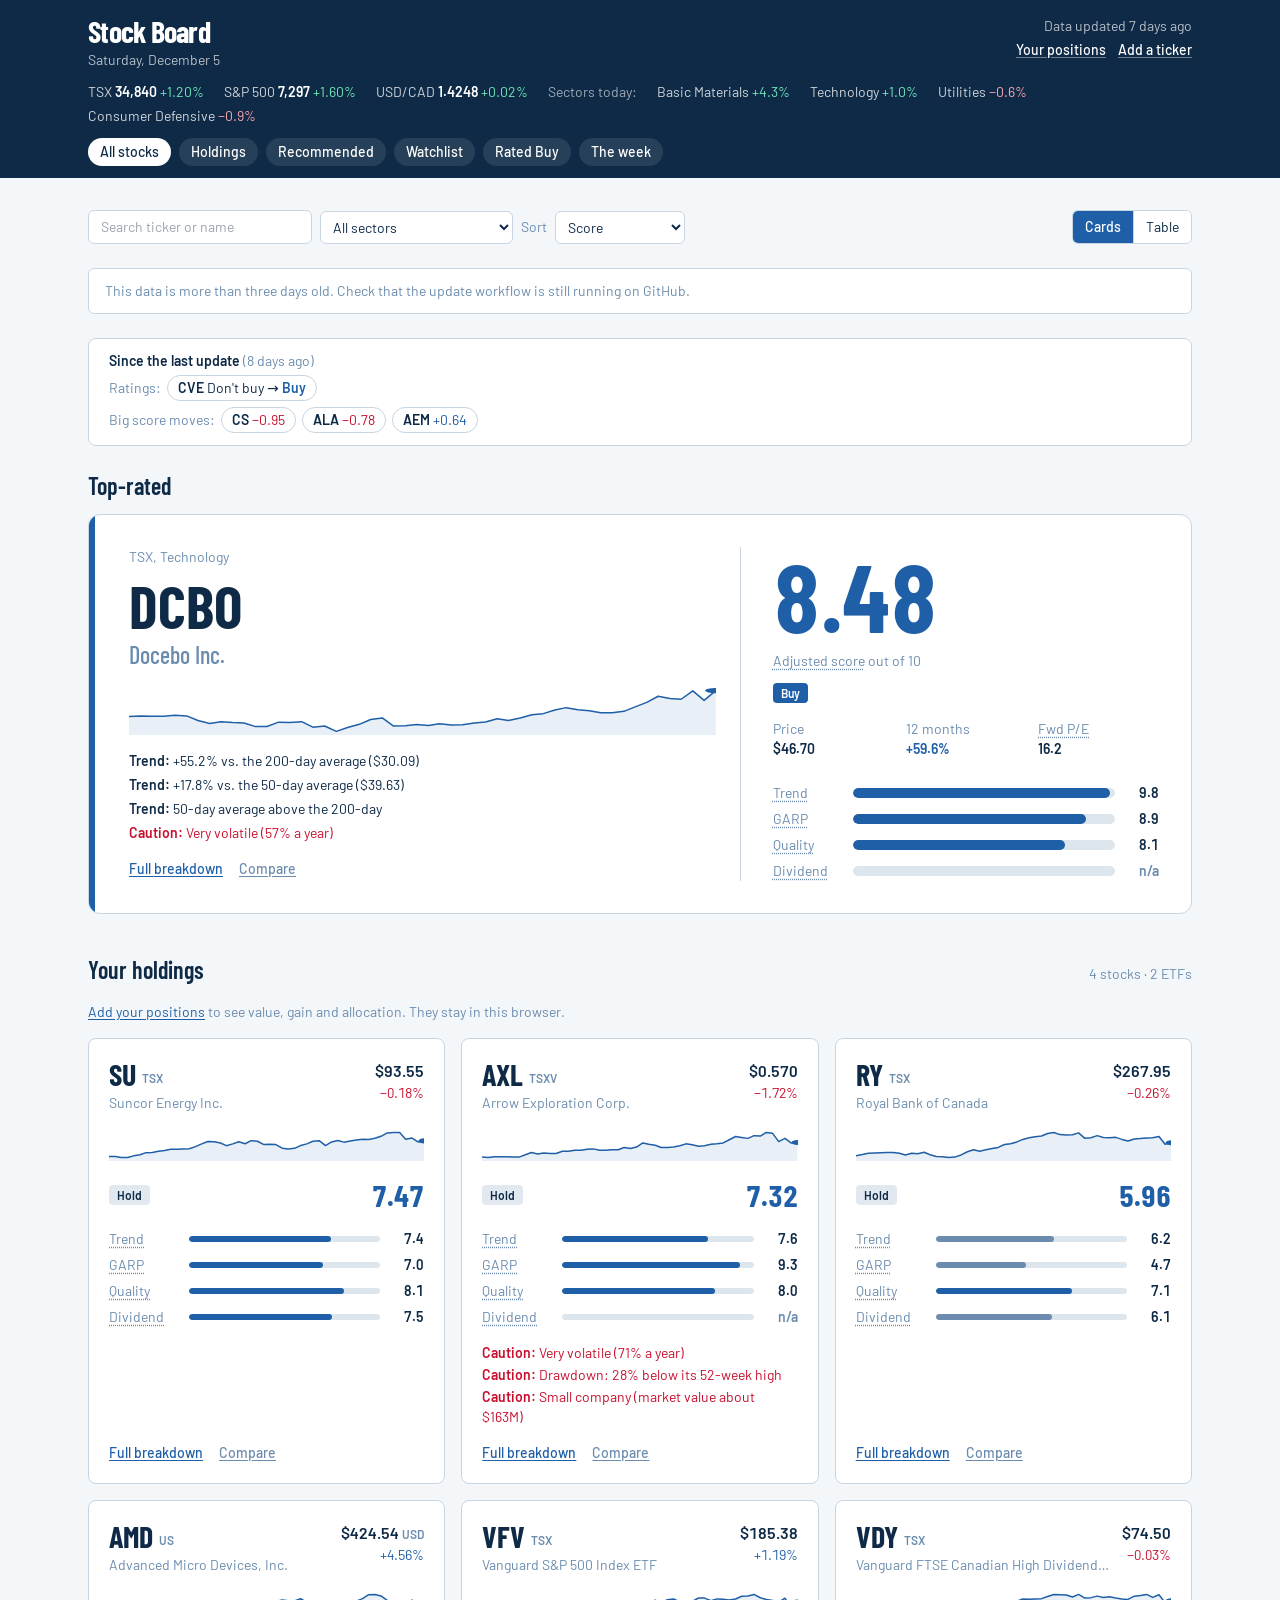
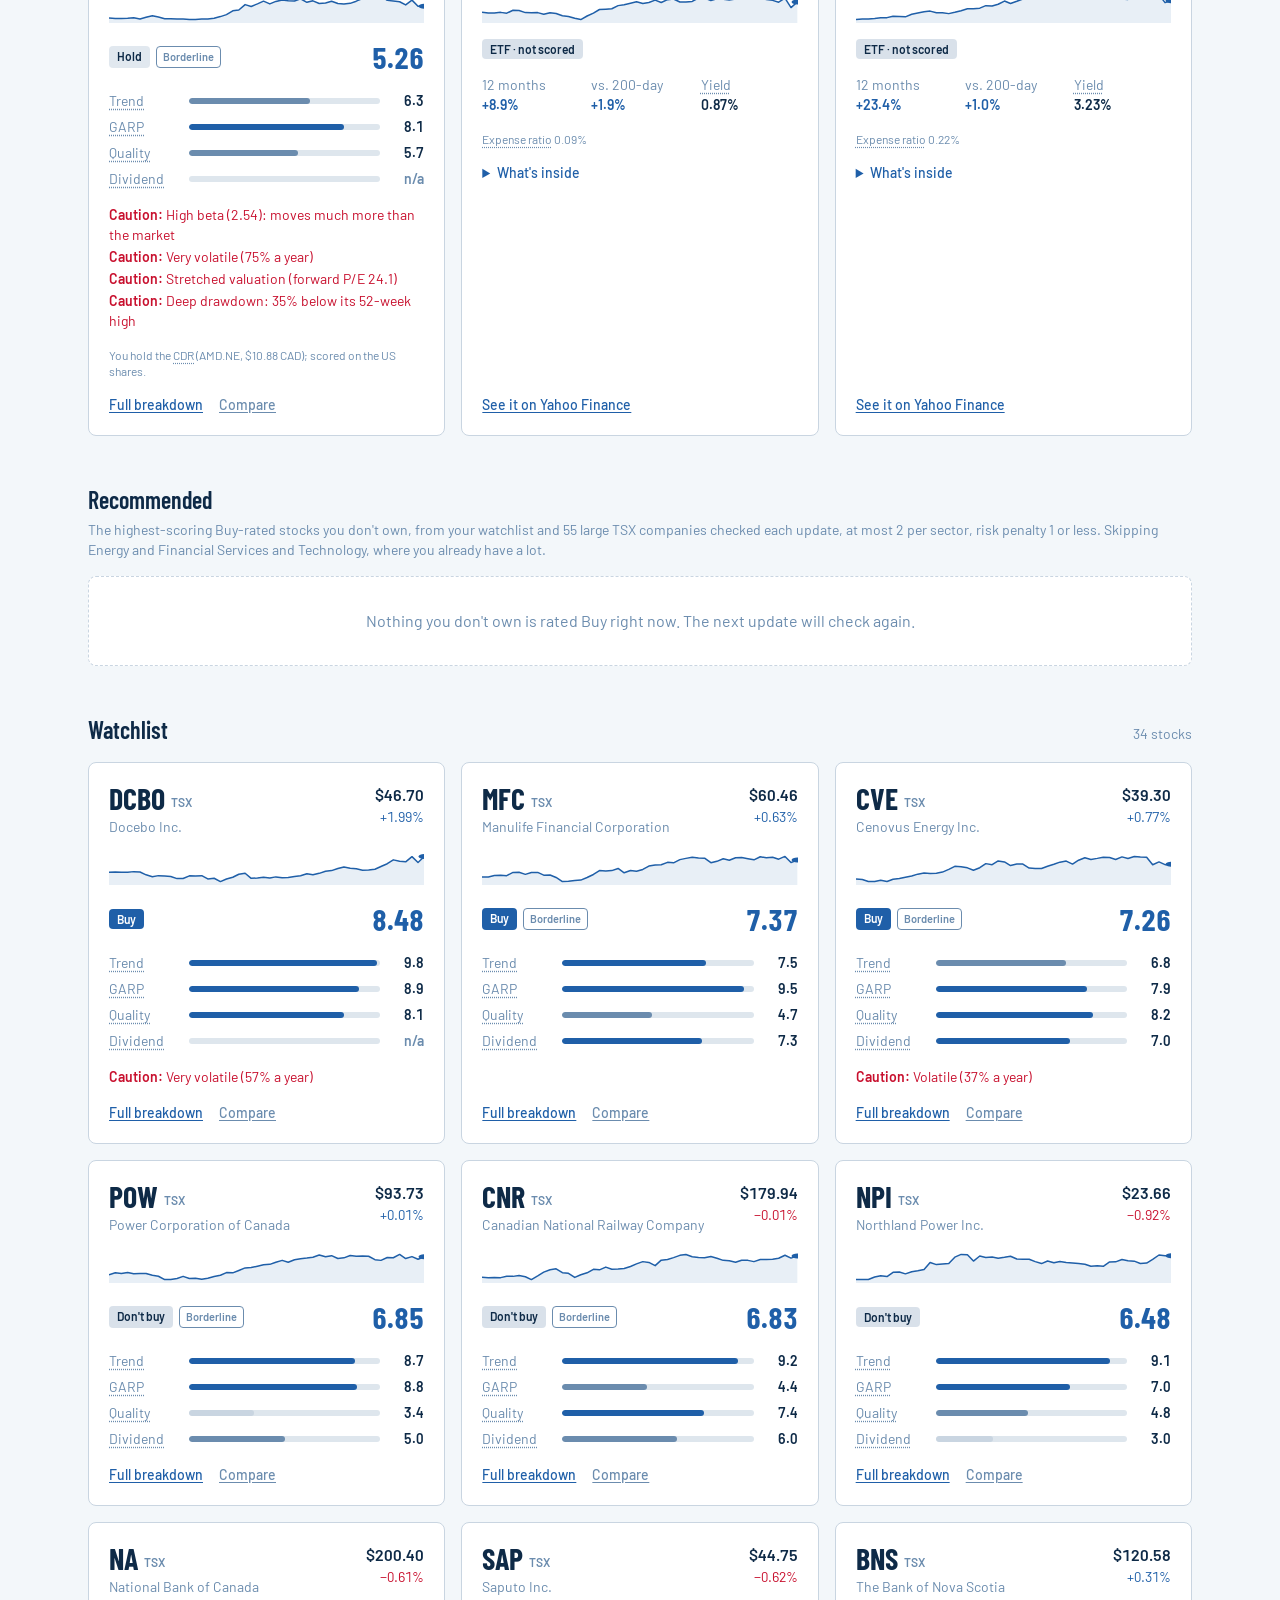
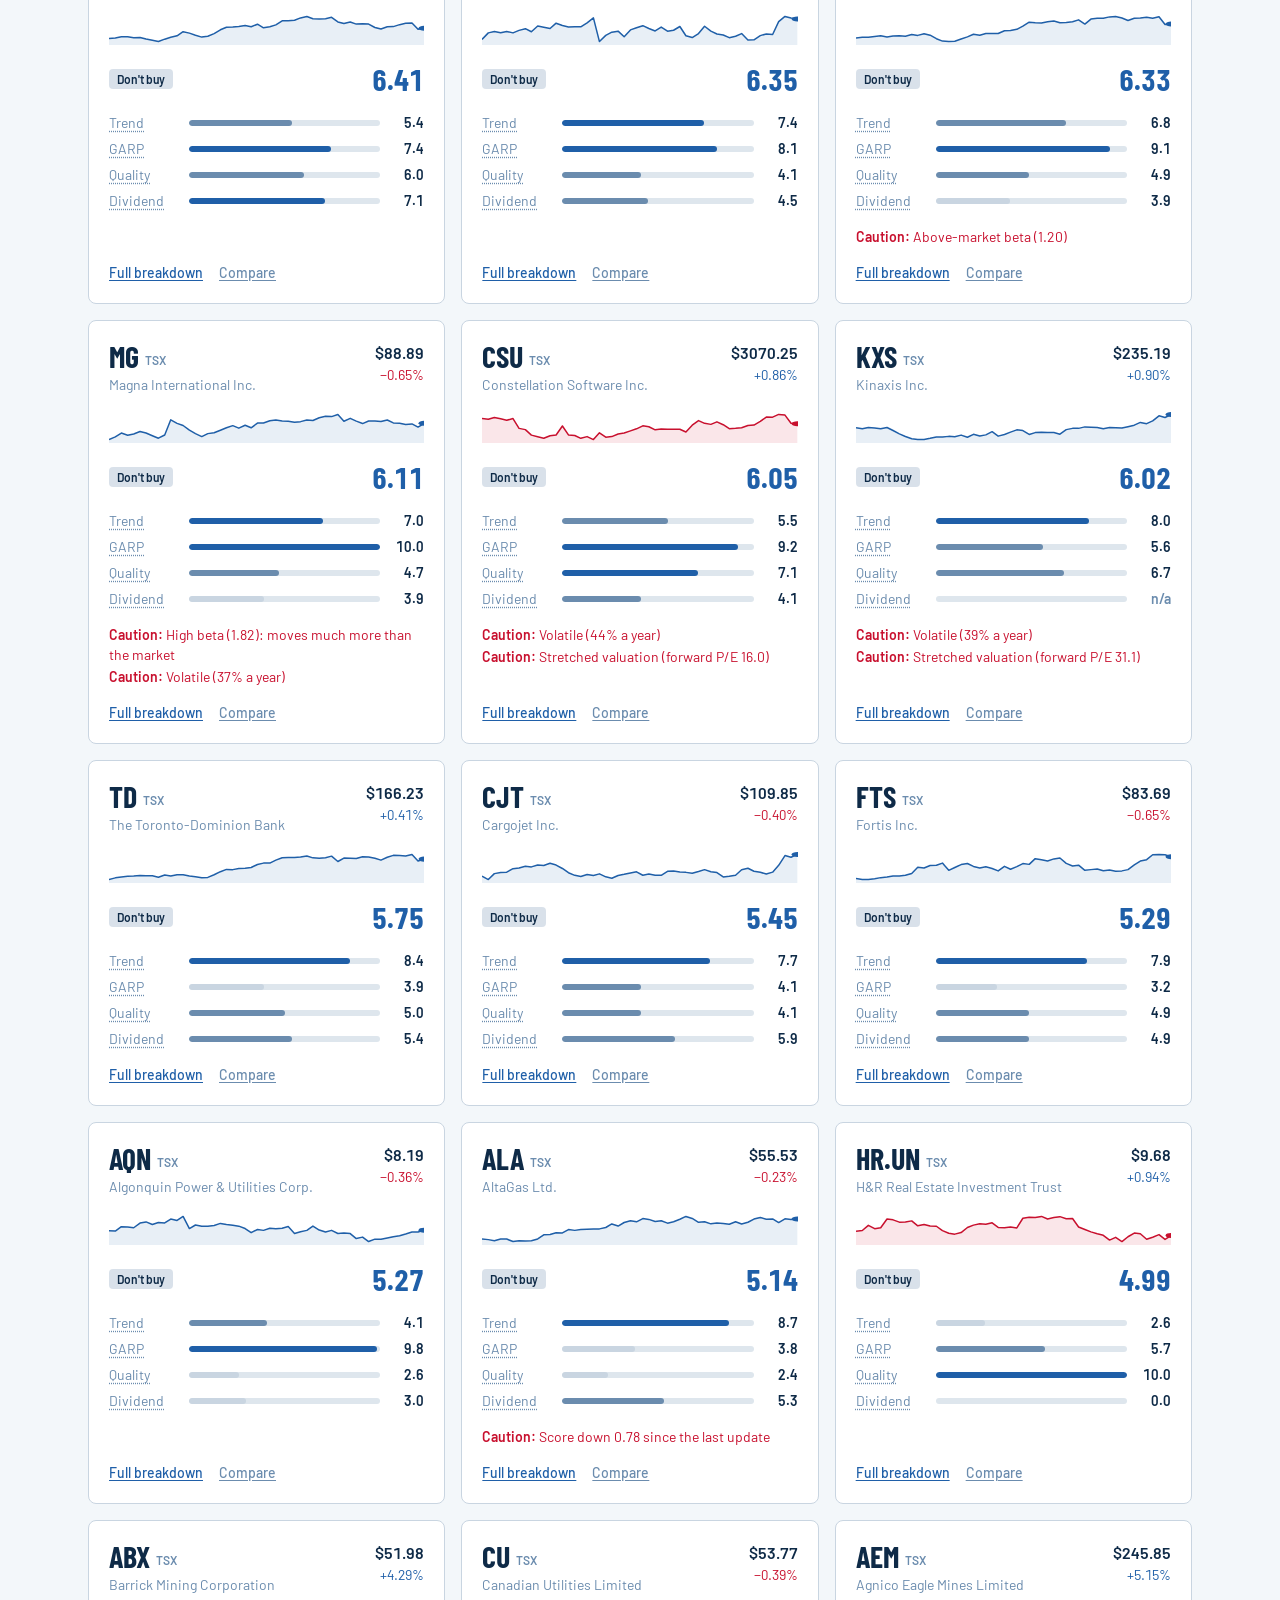
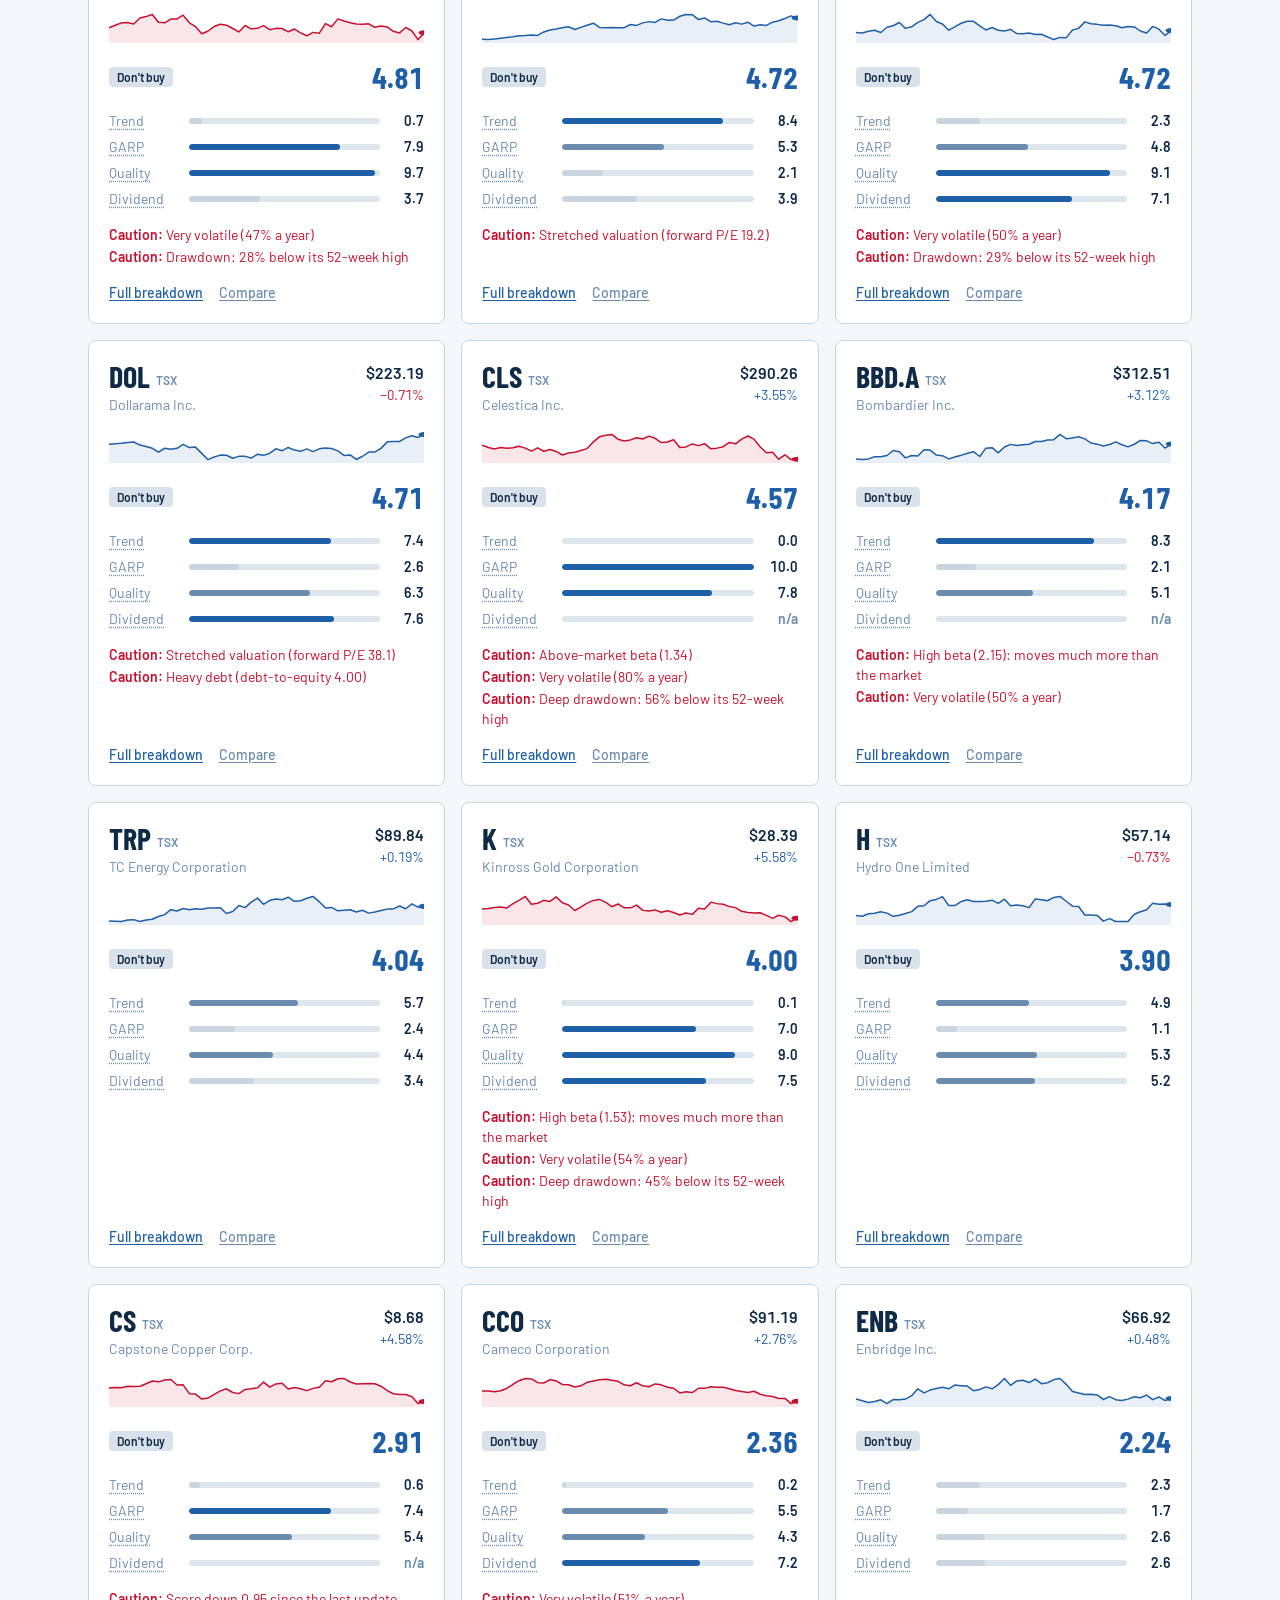
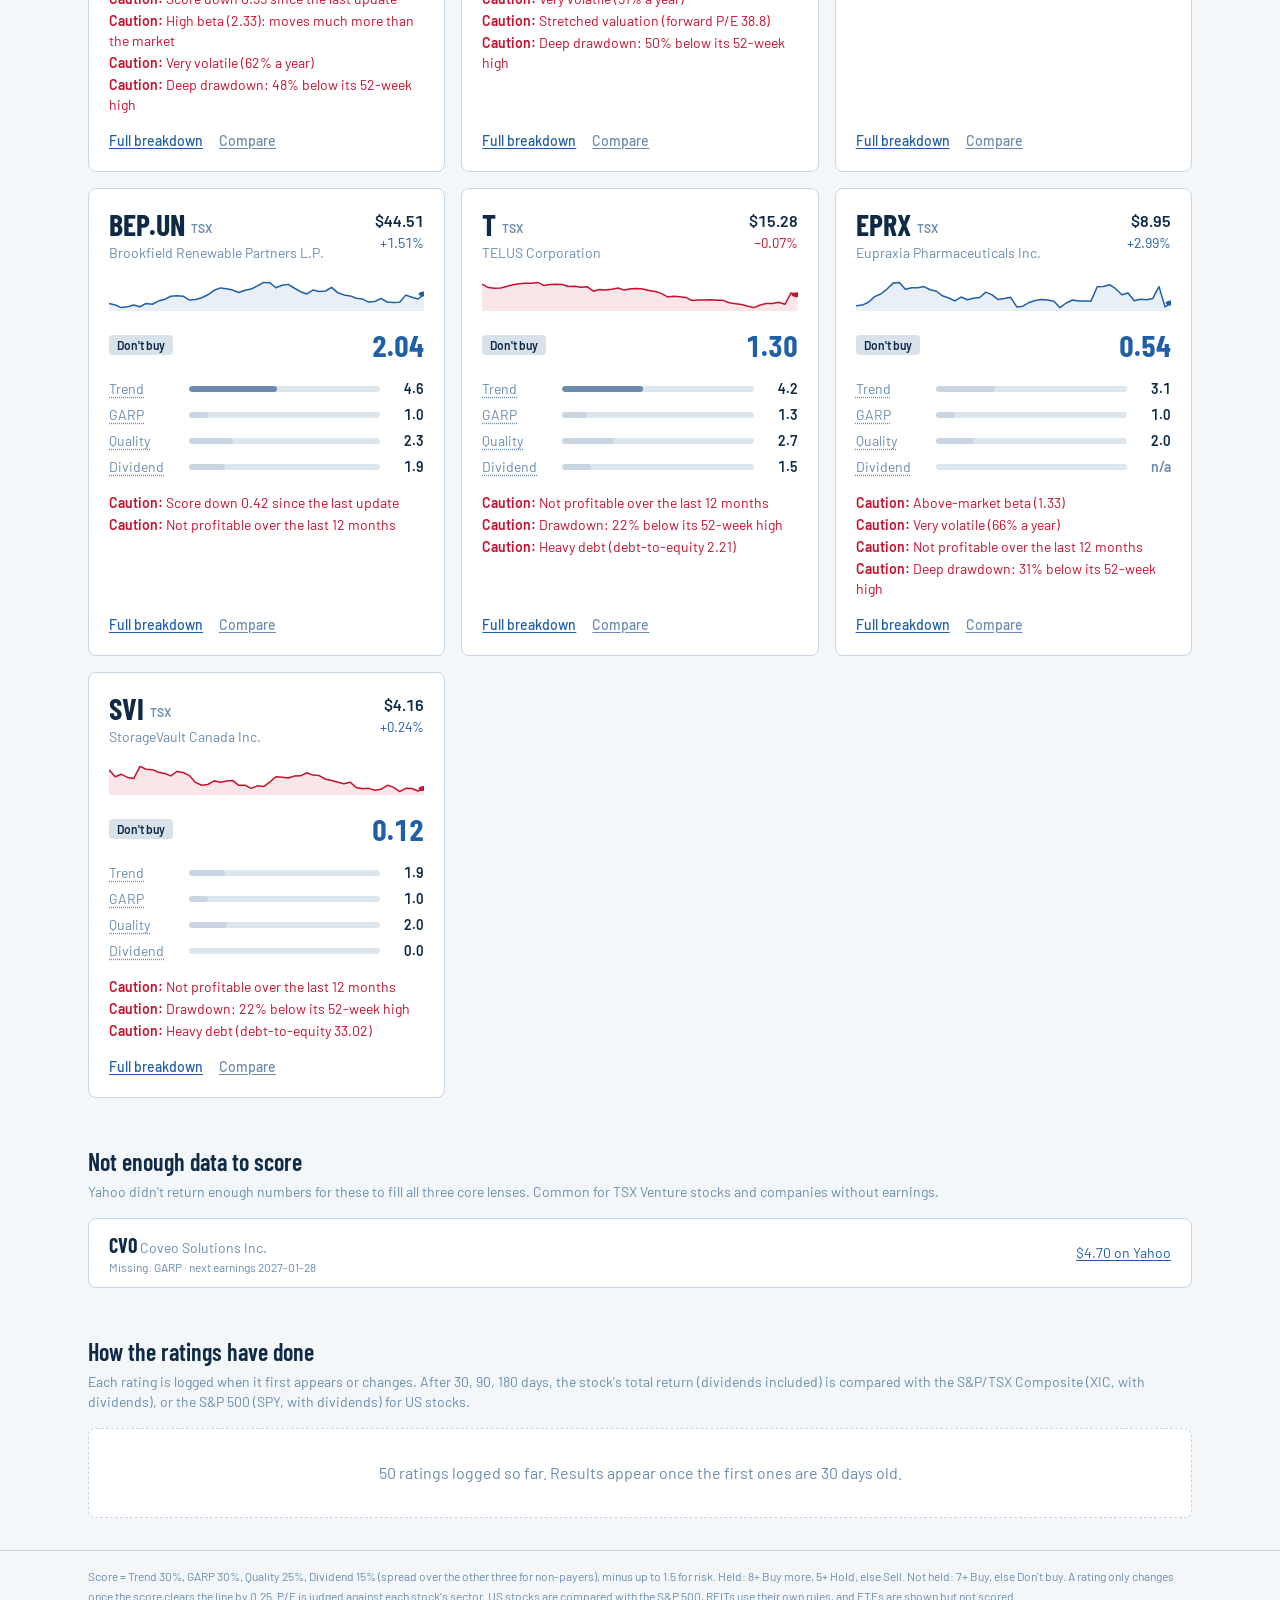
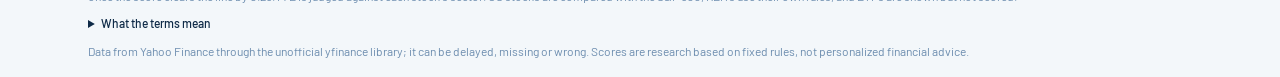
<file: stock-board/docs/index.html>
<!doctype html>
<html lang="en">
<head>
  <meta charset="utf-8">
  <meta name="viewport" content="width=device-width, initial-scale=1">
  <meta name="robots" content="noindex">
  <meta name="theme-color" content="#0E2A47" media="(prefers-color-scheme: light)">
  <meta name="theme-color" content="#071220" media="(prefers-color-scheme: dark)">
  <title>Stock Board</title>
  <link rel="icon" href="data:image/svg+xml,<svg xmlns='http://www.w3.org/2000/svg' viewBox='0 0 32 32'><rect width='32' height='32' rx='7' fill='%230E2A47'/><polyline points='5,23 12,16 17,19 27,8' fill='none' stroke='%231F5FA8' stroke-width='3' stroke-linecap='round' stroke-linejoin='round'/><circle cx='27' cy='8' r='2.5' fill='%236B8CAE'/></svg>">
  <link rel="preconnect" href="https://fonts.googleapis.com">
  <link rel="preconnect" href="https://fonts.gstatic.com" crossorigin>
  <link href="https://fonts.googleapis.com/css2?family=Barlow:wght@400;500;600&family=Barlow+Condensed:wght@500;600;700&display=swap" rel="stylesheet">
  <link rel="stylesheet" href="styles.css">
</head>
<body class="bg-paper text-ink font-sans antialiased min-h-screen flex flex-col">

  <header class="bg-head text-white">
    <div class="max-w-6xl mx-auto px-4 sm:px-6 pt-4 pb-3 flex items-start justify-between gap-4">
      <div>
        <h1 class="font-cond font-bold text-3xl leading-none tracking-tight">Stock Board</h1>
        <p id="today" class="text-sm text-white/70 mt-1"></p>
      </div>
      <div class="text-right text-sm">
        <p id="updated" class="text-white/70"></p>
        <div class="mt-1 flex flex-wrap justify-end gap-x-3 gap-y-1">
          <button type="button" data-action="positions" class="font-medium underline underline-offset-2 decoration-white/40 hover:decoration-white">Your positions</button>
          <button type="button" data-action="add" class="font-medium underline underline-offset-2 decoration-white/40 hover:decoration-white">Add a ticker</button>
          <a id="run-link" href="#" target="_blank" rel="noopener"
             class="hidden font-medium underline underline-offset-2 decoration-white/40 hover:decoration-white">Run an update</a>
        </div>
      </div>
    </div>
    <div id="market" class="max-w-6xl mx-auto px-4 sm:px-6 pb-3 flex gap-x-5 gap-y-1 flex-wrap text-sm text-white/80"></div>
    <nav id="filters" aria-label="Show"
         class="max-w-6xl mx-auto px-4 sm:px-6 pb-3 flex gap-2 overflow-x-auto"></nav>
  </header>

  <main class="flex-1 w-full max-w-6xl mx-auto px-4 sm:px-6 py-6 sm:py-8">
    <div id="toolbar" class="mb-6 flex flex-wrap items-center gap-2 text-sm">
      <label class="sr-only" for="search">Search</label>
      <input id="search" type="search" placeholder="Search ticker or name" autocomplete="off"
             class="w-full sm:w-56 rounded-md border border-line px-3 py-1.5">
      <label class="sr-only" for="sector">Sector</label>
      <select id="sector" class="rounded-md border border-line px-2 py-1.5"></select>
      <label class="flex items-center gap-2 text-muted">Sort
        <select id="sort" class="rounded-md border border-line px-2 py-1.5 text-ink">
          <option value="score">Score</option>
          <option value="trend">Trend</option>
          <option value="garp">GARP</option>
          <option value="quality">Quality</option>
          <option value="dividend">Dividend</option>
          <option value="day">Today's change</option>
          <option value="week">This week</option>
          <option value="symbol">Ticker</option>
        </select>
      </label>
      <div class="ml-auto inline-flex rounded-md border border-line overflow-hidden" role="group" aria-label="Layout">
        <button type="button" data-layout="cards" class="px-3 py-1.5">Cards</button>
        <button type="button" data-layout="table" class="px-3 py-1.5 border-l border-line">Table</button>
      </div>
    </div>

    <div id="notice" class="hidden mb-6 rounded-md border border-line bg-card px-4 py-3 text-sm text-muted space-y-1"></div>

    <section id="changes" aria-label="What changed" class="hidden mb-6"></section>
    <section id="events" aria-labelledby="events-heading" class="hidden mb-8"></section>

    <section id="digest" aria-labelledby="digest-heading" class="hidden mb-12"></section>

    <section id="featured" aria-label="Top-rated stock" class="mb-10"></section>

    <section id="holdings" aria-labelledby="holdings-heading" class="mb-12">
      <div class="flex flex-wrap items-baseline justify-between gap-2 mb-4">
        <h2 id="holdings-heading" class="font-cond font-semibold text-2xl">Your holdings</h2>
        <p id="holdings-count" class="text-sm text-muted"></p>
      </div>
      <div id="positions-summary"></div>
      <div id="holdings-grid"></div>
      <div id="exposure"></div>
    </section>

    <section id="recommended" aria-labelledby="recs-heading" class="hidden mb-12">
      <div class="flex flex-wrap items-baseline justify-between gap-2 mb-1">
        <h2 id="recs-heading" class="font-cond font-semibold text-2xl">Recommended</h2>
        <p id="recs-count" class="text-sm text-muted"></p>
      </div>
      <p id="recs-sub" class="text-sm text-muted mb-4"></p>
      <div id="recs-grid"></div>
    </section>

    <section id="watchlist" aria-labelledby="watch-heading" class="mb-12">
      <div class="flex flex-wrap items-baseline justify-between gap-2 mb-4">
        <h2 id="watch-heading" class="font-cond font-semibold text-2xl">Watchlist</h2>
        <p id="watch-count" class="text-sm text-muted"></p>
      </div>
      <div id="watch-grid"></div>
    </section>

    <section id="unscored" aria-labelledby="unscored-heading" class="hidden mb-12">
      <h2 id="unscored-heading" class="font-cond font-semibold text-2xl mb-1">Not enough data to score</h2>
      <p class="text-sm text-muted mb-4">Yahoo didn't return enough numbers for these to fill all three core lenses. Common for TSX Venture stocks and companies without earnings.</p>
      <ul id="unscored-list" class="rounded-lg bg-card border border-line divide-y divide-line"></ul>
    </section>

    <section id="results-section" aria-labelledby="results-heading">
      <h2 id="results-heading" class="font-cond font-semibold text-2xl mb-1">How the ratings have done</h2>
      <p id="results-sub" class="text-sm text-muted mb-4"></p>
      <div id="results"></div>
    </section>
  </main>

  <div id="compare-tray" class="hidden fixed inset-x-0 bottom-0 z-20 border-t border-line bg-card">
    <div class="max-w-6xl mx-auto px-4 sm:px-6 py-3 flex flex-wrap items-center gap-3 text-sm">
      <span id="compare-list" class="font-medium"></span>
      <span id="compare-hint" class="text-muted"></span>
      <div class="ml-auto flex gap-2">
        <button type="button" data-action="compare-clear" class="rounded-md border border-line px-3 py-1.5">Clear</button>
        <button type="button" data-action="compare-open" class="rounded-md bg-accent text-onaccent px-3 py-1.5 font-medium">Compare</button>
      </div>
    </div>
  </div>

  <dialog id="detail" aria-labelledby="detail-title"
          class="w-[min(48rem,calc(100vw-2rem))] max-h-[calc(100vh-2rem)] rounded-xl border border-line bg-card p-0 text-ink shadow-xl backdrop:bg-black/60">
    <div id="detail-body"></div>
  </dialog>

  <footer class="border-t border-line">
    <div class="max-w-6xl mx-auto px-4 sm:px-6 py-4 text-xs text-muted leading-relaxed space-y-2">
      <p id="method"></p>
      <details>
        <summary class="cursor-pointer font-medium text-ink">What the terms mean</summary>
        <dl id="glossary" class="mt-2 grid gap-x-6 gap-y-1 sm:grid-cols-2"></dl>
      </details>
      <p>Data from Yahoo Finance through the unofficial yfinance library; it can be delayed, missing or wrong.
        Scores are research based on fixed rules, not personalized financial advice.</p>
    </div>
  </footer>

<script>
// ---------- Settings ----------
const RECENT_CALLS = 10;          // rating changes listed under the results table
const RECHECK_MINUTES = 10;       // re-read the data while the tab is open
const EVENT_DAYS = 14;            // how far ahead "Coming up" looks
const WORKFLOW_FILE = 'main.yml'; // the update workflow's file name in .github/workflows
const CONFIG_PATH = 'stock-board/pipeline/config.py';   // where the watchlist lives in the repo
const POSITIONS_KEY = 'stockboard.positions.v1';        // browser storage only
const LENSES = [['trend', 'Trend'], ['garp', 'GARP'], ['quality', 'Quality'], ['dividend', 'Dividend']];

// Plain-language explanations, shown as tooltips and in the footer
const GLOSSARY = {
  'Trend': 'Is the price heading up? Compares the price with its 50- and 200-day averages and the index over the past year.',
  'GARP': 'Growth at a reasonable price: is the stock cheap for how fast its earnings are expected to grow?',
  'Quality': 'How solid the business is: return on equity, profit margin, debt and how steadily earnings have grown.',
  'Dividend': 'How well the dividend grows and how safely it is covered. "n/a" means the company pays none.',
  'Adjusted score': 'The four lenses blended by their weights, minus up to 1.5 points for risk flags. Out of 10.',
  'Borderline': 'The score is within 0.5 of the line between two ratings, so a small move could change it.',
  'PEG': 'P/E divided by expected earnings growth. Under 1 means cheap for its growth; over 2 is pricey.',
  'Forward P/E': 'Share price divided by next year\'s expected earnings per share. Lower is cheaper.',
  'Trailing P/E': 'Share price divided by the last 12 months of earnings per share.',
  'Price-to-book': 'Share price divided by the accounting value of what the company owns, per share. Used for REITs.',
  'Return on equity': 'Profit as a share of the money shareholders have in the business. 15%+ is strong.',
  'Profit margin': 'How much of each dollar of sales is left as profit.',
  'Debt-to-equity': 'Debt compared with shareholders\' money. Under 1 is comfortable for most companies.',
  'Free cash flow yield': 'Cash the business produces after investment, as a share of its market value.',
  'Payout ratio': 'Share of earnings paid out as dividends. Under 70% usually leaves room to grow it.',
  'Cash payout': 'Dividends as a share of operating cash flow. Used for pipelines and utilities.',
  'Beta': 'How much the stock moves with the market. 1 moves with it; 1.5 moves 50% more.',
  'Volatility': 'How much the price swings in a typical year.',
  'Drawdown': 'How far the price is below its high of the past year.',
  'Dividend yield': 'Yearly dividend divided by the share price.',
  'Ex-dividend': 'The first day buying the shares no longer gets you the next dividend. Own them before this date.',
  'Market value': 'Share price times the number of shares: what the whole company is worth on the market.',
  'Analyst target': 'The average 12-month price target from analysts who cover the stock.',
  'Expense ratio': 'The yearly fee an ETF charges, as a share of what you have in it.',
  'CDR': 'Canadian Depositary Receipt: a Canadian-dollar share of a US company, hedged for the exchange rate.',
};

// ---------- Helpers ----------
const $ = id => document.getElementById(id);
const esc = s => String(s ?? '').replace(/[&<>"']/g, c =>
  ({ '&': '&amp;', '<': '&lt;', '>': '&gt;', '"': '&quot;', "'": '&#39;' }[c]));
const ticker = sym => sym.replace(/\.(TO|V|NE|CN)$/, '').replace('-', '.');
const exch = sym => sym.endsWith('.V') ? 'TSXV' : sym.endsWith('.TO') ? 'TSX' : sym.endsWith('.NE') ? 'Cboe CA'
  : /^[A-Z]+$/.test(sym) ? 'US' : '';
const pct = (x, d = 1) => x == null ? '–' : `${(x * 100).toFixed(d)}%`;
const signedPct = (x, d = 1) => x == null ? '–' : `${x >= 0 ? '+' : '−'}${(Math.abs(x) * 100).toFixed(d)}%`;
const num = (x, d = 1) => x == null ? '–' : x.toFixed(d);
const price = x => x == null ? '–' : `$${x >= 1 ? x.toFixed(2) : x.toFixed(3)}`;
const money = x => x == null ? '–' : `${x < 0 ? '−' : ''}$${Math.abs(x).toLocaleString(undefined, { minimumFractionDigits: 2, maximumFractionDigits: 2 })}`;
const signedMoney = x => x == null ? '–' : `${x >= 0 ? '+' : '−'}$${Math.abs(x).toLocaleString(undefined, { minimumFractionDigits: 2, maximumFractionDigits: 2 })}`;
const score = x => x == null ? 'n/a' : x.toFixed(1);
const tone = n => n > 0 ? 'text-accent' : n < 0 ? 'text-down' : '';
const shortDate = iso => new Date(iso).toLocaleDateString([], { month: 'short', day: 'numeric', year: 'numeric' });
const dayLabel = d => new Date(d + 'T12:00:00').toLocaleDateString([], { weekday: 'short', month: 'short', day: 'numeric' });
const bigMoney = x => x == null ? '–' : x >= 1e9 ? `$${(x / 1e9).toFixed(1)}B` : `$${(x / 1e6).toFixed(0)}M`;
const term = (label, key = label) => GLOSSARY[key] ? `<span class="term" title="${esc(GLOSSARY[key])}">${esc(label)}</span>` : esc(label);
const localDay = (offset = 0) => { const d = new Date(); d.setDate(d.getDate() + offset);
  return `${d.getFullYear()}-${String(d.getMonth() + 1).padStart(2, '0')}-${String(d.getDate()).padStart(2, '0')}`; };
const store = {
  get(k, dflt) { try { return JSON.parse(localStorage.getItem(k)) ?? dflt; } catch (e) { return dflt; } },
  set(k, v) { try { localStorage.setItem(k, JSON.stringify(v)); return true; } catch (e) { return false; } },
};

const RATING_STYLE = {
  'Buy more': 'bg-accent text-onaccent', 'Buy': 'bg-accent text-onaccent',
  'Hold': 'bg-muted/20 text-ink', 'Sell': 'bg-down/15 text-down', "Don't buy": 'bg-line/70 text-ink',
};
const barColor = v => v == null ? 'bg-line' : v >= 7 ? 'bg-accent' : v >= 4 ? 'bg-muted' : 'bg-line';
const ratingBadge = s => `<span class="shrink-0 rounded px-2 py-0.5 text-xs font-semibold ${RATING_STYLE[s.rating] || ''}">${esc(s.rating)}</span>`
  + (s.borderline ? `<span class="shrink-0 rounded border border-muted px-1.5 py-0.5 text-[11px] font-semibold text-muted" title="${esc(GLOSSARY.Borderline)}">Borderline</span>` : '');

function ago(iso) {
  const mins = Math.round((Date.now() - new Date(iso)) / 60000);
  if (mins < 1) return 'just now';
  if (mins < 60) return `${mins} min ago`;
  const h = Math.round(mins / 60);
  if (h < 24) return `${h} hr ago`;
  const d = Math.round(h / 24);
  return `${d} day${d > 1 ? 's' : ''} ago`;
}

// ---------- State ----------
let data = null, history = null, scoreHistory = null;
let view = 'all', sortKey = 'score', layout = store.get('stockboard.layout', 'cards');
let query = '', sectorFilter = '';
const compare = new Set();
let positions = store.get(POSITIONS_KEY, {});

// ---------- Data access ----------
function allScored() {   // holdings and watchlist, plus recommended stocks not on the watchlist
  const all = data?.stocks || [], have = new Set(all.map(s => s.symbol));
  return all.concat((data?.recommended || []).filter(r => !have.has(r.symbol)));
}
const findStock = sym => allScored().find(s => s.symbol === sym);
const matches = s => (!sectorFilter || s.sector === sectorFilter)
  && (!query || s.symbol.toLowerCase().includes(query) || ticker(s.symbol).toLowerCase().includes(query)
      || (s.name || '').toLowerCase().includes(query));
const matchesEtf = e => !sectorFilter && (!query || e.symbol.toLowerCase().includes(query) || (e.name || '').toLowerCase().includes(query));
const posPrice = s => s.cdr ? (s.cdr_price ?? null) : s.price;   // a CDR is valued at the CDR's price

// ---------- Pieces ----------
function sparkline(points, tall) {
  if (!points || points.length < 2) return '';
  const w = 120, h = tall ? 40 : 28, lo = Math.min(...points), hi = Math.max(...points), span = hi - lo || 1;
  const xy = points.map((v, i) => [i / (points.length - 1) * w, h - 3 - (v - lo) / span * (h - 6)]);
  const up = points[points.length - 1] >= points[0];
  const line = xy.map(p => p.map(n => n.toFixed(1)).join(',')).join(' ');
  const [ex, ey] = xy[xy.length - 1];
  return `<svg viewBox="0 0 ${w} ${h}" preserveAspectRatio="none" class="w-full ${tall ? 'h-12' : 'h-8'}" aria-hidden="true">
    <polygon points="0,${h} ${line} ${w},${h}" class="${up ? 'fill-accent/10' : 'fill-down/10'}"/>
    <polyline points="${line}" fill="none" class="${up ? 'stroke-accent' : 'stroke-down'}" stroke-width="1.5" vector-effect="non-scaling-stroke" stroke-linejoin="round"/>
    <circle cx="${ex.toFixed(1)}" cy="${ey.toFixed(1)}" r="2.2" class="${up ? 'fill-accent' : 'fill-down'}"/>
  </svg>`;
}

function lensBars(s, thick) {
  return `<div class="space-y-1.5">${LENSES.map(([k, label]) => {
    const v = s.lenses[k];
    return `<div class="grid grid-cols-[4.5rem_1fr_2.25rem] items-center gap-2 text-sm">
      <span class="text-muted">${term(label)}</span>
      <div class="${thick ? 'h-2.5' : 'h-1.5'} rounded-full bg-line/60 overflow-hidden" role="progressbar"
           aria-valuemin="0" aria-valuemax="10" aria-valuenow="${v ?? 0}" aria-label="${label}">
        <div class="bar-fill h-full rounded-full ${barColor(v)}" style="width:0" data-w="${v == null ? 0 : v * 10}%"></div>
      </div>
      <span class="text-right font-semibold tabular-nums ${v == null ? 'text-muted font-normal' : ''}">${score(v)}</span>
    </div>`;
  }).join('')}</div>`;
}

const REASON_LABEL = { move: 'Moving', caution: 'Caution' };
function reasonList(s, onlyCaution) {
  return (s.reasons || []).filter(r => !onlyCaution || r.type === 'caution').map(r =>
    `<li class="${r.type === 'caution' ? 'text-down' : ''}"><span class="font-semibold">${REASON_LABEL[r.type] || 'Note'}:</span> ${esc(r.text)}</li>`).join('');
}

function strengths(s) {
  const best = LENSES.filter(([k]) => s.lenses[k] != null).sort((a, b) => s.lenses[b[0]] - s.lenses[a[0]])[0];
  return best ? (s.notes[best[0]] || []).slice(0, 3).map(n => `<li><span class="font-semibold">${best[1]}:</span> ${esc(n)}</li>`).join('') : '';
}

const compareBtn = sym => `<button type="button" data-compare="${esc(sym)}" aria-pressed="${compare.has(sym)}"
  class="text-sm font-medium ${compare.has(sym) ? 'text-accent' : 'text-muted'} underline underline-offset-2">${compare.has(sym) ? 'Comparing' : 'Compare'}</button>`;

function positionLine(s) {
  const p = positions[s.symbol];
  const px = posPrice(s);
  if (!p || !p.qty || px == null) return '';
  const value = p.qty * px, gain = p.cost ? (px - p.cost) * p.qty : null, total = portfolioTotal();
  return `<div class="rounded-md bg-paper px-3 py-2 text-sm flex flex-wrap justify-between gap-x-3">
    <span class="text-muted">${p.qty} × ${p.cost ? price(p.cost) : '?'}</span>
    <span class="font-semibold tabular-nums">${money(value)}</span>
    ${gain != null ? `<span class="tabular-nums ${tone(gain)}">${signedMoney(gain)} (${signedPct(px / p.cost - 1, 2)})</span>` : ''}
    ${total ? `<span class="text-muted tabular-nums">${pct(value / total, 1)} of total</span>` : ''}
  </div>`;
}

function renderFeatured(s) {
  if (!s) {
    $('featured').innerHTML = `<div class="rounded-xl border border-dashed border-line bg-card px-6 py-12 text-center">
      <p class="font-cond font-semibold text-2xl">Nothing to show here</p>
      <p class="text-muted mt-1">No scored stocks match this view. Try clearing the search or sector filter.</p></div>`;
    return;
  }
  $('featured').innerHTML = `
    <h2 class="font-cond font-semibold text-2xl mb-3">${view === 'recs' ? 'Top recommendation' : `Top-rated${view === 'holdings' ? ' holding' : view === 'watch' ? ' on the watchlist' : ''}`}</h2>
    <article class="relative overflow-hidden rounded-xl bg-card border border-line">
      <div class="absolute inset-y-0 left-0 w-1.5 bg-accent" aria-hidden="true"></div>
      <div class="grid gap-6 md:grid-cols-[1.4fr_1fr] p-5 sm:p-8 pl-6 sm:pl-10">
        <div class="min-w-0">
          <p class="text-sm text-muted mb-2">${esc(exch(s.symbol))}${s.sector ? `, ${esc(s.sector)}` : ''}${s.held ? ', you hold this' : s.source === 'new' ? ', new idea' : ''}</p>
          <p class="font-cond font-bold text-5xl sm:text-6xl leading-none">${esc(ticker(s.symbol))}</p>
          <p class="font-cond font-medium text-2xl text-muted mt-1">${esc(s.name)}</p>
          <div class="mt-4">${sparkline(s.chart, true)}</div>
          <ul class="mt-4 space-y-1 text-sm">${strengths(s)}${reasonList(s)}</ul>
          <div class="mt-4 flex gap-4"><button type="button" data-open="${esc(s.symbol)}" class="text-sm font-medium text-accent underline underline-offset-2">Full breakdown</button>${compareBtn(s.symbol)}</div>
        </div>
        <div class="flex flex-col justify-between gap-6 md:border-l md:border-line md:pl-8">
          <div>
            <p class="font-cond font-bold leading-none text-7xl sm:text-8xl text-accent tabular-nums">${s.adjusted.toFixed(2)}</p>
            <p class="mt-2 text-sm text-muted">${term('Adjusted score')} out of 10</p>
            <div class="mt-3 flex flex-wrap gap-2">${ratingBadge(s)}</div>
            <dl class="mt-4 grid grid-cols-3 gap-3 text-sm">
              <div><dt class="text-muted">Price</dt><dd class="font-semibold">${price(s.price)}${s.currency && s.currency !== 'CAD' ? ` <span class="text-xs text-muted">${esc(s.currency)}</span>` : ''}</dd></div>
              <div><dt class="text-muted">12 months</dt><dd class="font-semibold ${tone(s.metrics.return_12m)}">${signedPct(s.metrics.return_12m)}</dd></div>
              <div><dt class="text-muted">${term('Fwd P/E', 'Forward P/E')}</dt><dd class="font-semibold">${num(s.metrics.forward_pe)}</dd></div>
            </dl>
          </div>
          ${lensBars(s, true)}
        </div>
      </div>
    </article>`;
}

function renderCard(s) {
  const cautions = reasonList(s, true);
  return `<article class="rounded-lg bg-card border border-line p-5 flex flex-col gap-4 ${s.stale ? 'opacity-70' : ''}">
    <div class="flex items-start justify-between gap-3">
      <div class="min-w-0">
        <p class="font-cond font-bold text-3xl leading-none">${esc(ticker(s.symbol))}
          <span class="align-middle text-xs font-sans font-semibold text-muted">${esc(exch(s.symbol))}</span></p>
        <p class="text-sm text-muted truncate mt-1">${esc(s.name)}</p>
        ${s.source ? `<p class="mt-1.5"><span class="rounded px-1.5 py-0.5 text-[11px] font-semibold ${s.source === 'new' ? 'bg-accent/15 text-accent' : 'bg-line/70 text-ink'}">${s.source === 'new' ? 'New idea' : 'On your watchlist'}</span></p>` : ''}
      </div>
      <div class="text-right shrink-0">
        <p class="font-semibold tabular-nums">${price(s.price)}${s.currency && s.currency !== 'CAD' ? ` <span class="text-xs text-muted">${esc(s.currency)}</span>` : ''}</p>
        <p class="text-sm tabular-nums ${tone(s.day_change)}">${signedPct(s.day_change, 2)}</p>
      </div>
    </div>
    ${sparkline(s.chart)}
    <div class="flex items-center justify-between gap-2">
      <div class="flex flex-wrap gap-1.5">${ratingBadge(s)}</div>
      <span class="font-cond font-bold text-3xl text-accent tabular-nums" title="${esc(GLOSSARY['Adjusted score'])}">${s.adjusted.toFixed(2)}</span>
    </div>
    ${lensBars(s, false)}
    ${s.held ? positionLine(s) : ''}
    ${cautions ? `<ul class="text-sm space-y-0.5">${cautions}</ul>` : ''}
    ${s.cdr ? `<p class="text-xs text-muted">You hold the ${term('CDR')} (${esc(s.cdr)}${s.cdr_price != null ? `, ${price(s.cdr_price)} CAD` : ''}); scored on the US shares.</p>` : ''}
    ${s.stale ? '<p class="text-xs text-muted">Couldn\'t refresh this run; showing the last data.</p>' : ''}
    <div class="mt-auto flex gap-4"><button type="button" data-open="${esc(s.symbol)}" class="text-sm font-medium text-accent underline underline-offset-2">Full breakdown</button>${compareBtn(s.symbol)}</div>
  </article>`;
}

function lookThrough(e, open) {
  const lt = e.look_through;
  if (!lt) return '';
  const sec = Object.entries(lt.sectors || {}).slice(0, 5);
  const top = (lt.top_holdings || []).slice(0, 5);
  return `<details class="text-sm" ${open ? 'open' : ''}>
    <summary class="cursor-pointer font-medium text-accent">What's inside</summary>
    ${sec.length ? `<ul class="mt-2 space-y-1">${sec.map(([k, w]) => `<li class="grid grid-cols-[1fr_5rem_3rem] items-center gap-2">
      <span class="truncate text-muted">${esc(k)}</span>
      <span class="h-1.5 rounded-full bg-line/60 overflow-hidden"><span class="block h-full bg-accent" style="width:${(w * 100).toFixed(0)}%"></span></span>
      <span class="text-right tabular-nums">${pct(w, 0)}</span></li>`).join('')}</ul>` : ''}
    ${top.length ? `<p class="mt-2 text-muted">Largest holdings: ${top.map(h => `${esc(h.name || h.symbol)} ${pct(h.weight, 1)}`).join(', ')}</p>` : ''}
  </details>`;
}

function renderEtf(e) {
  const vs200 = e.price && e.ma200 ? e.price / e.ma200 - 1 : null;
  return `<article class="rounded-lg bg-card border border-line p-5 flex flex-col gap-4 ${e.stale ? 'opacity-70' : ''}">
    <div class="flex items-start justify-between gap-3">
      <div class="min-w-0">
        <p class="font-cond font-bold text-3xl leading-none">${esc(ticker(e.symbol))}
          <span class="align-middle text-xs font-sans font-semibold text-muted">${esc(exch(e.symbol))}</span></p>
        <p class="text-sm text-muted truncate mt-1">${esc(e.name)}</p>
      </div>
      <div class="text-right shrink-0">
        <p class="font-semibold tabular-nums">${price(e.price)}</p>
        <p class="text-sm tabular-nums ${tone(e.day_change)}">${signedPct(e.day_change, 2)}</p>
      </div>
    </div>
    ${sparkline(e.chart)}
    <div class="flex flex-wrap gap-1.5"><span class="shrink-0 rounded px-2 py-0.5 text-xs font-semibold bg-line/70 text-ink">ETF · not scored</span></div>
    <dl class="grid grid-cols-3 gap-3 text-sm">
      <div><dt class="text-muted">12 months</dt><dd class="font-semibold ${tone(e.return_12m)}">${signedPct(e.return_12m)}</dd></div>
      <div><dt class="text-muted">vs. 200-day</dt><dd class="font-semibold ${tone(vs200)}">${signedPct(vs200)}</dd></div>
      <div><dt class="text-muted">${term('Yield', 'Dividend yield')}</dt><dd class="font-semibold">${pct(e.dividend_yield, 2)}</dd></div>
    </dl>
    ${e.expense_ratio != null ? `<p class="text-xs text-muted">${term('Expense ratio')} ${pct(e.expense_ratio > 0.05 ? e.expense_ratio / 100 : e.expense_ratio, 2)}</p>` : ''}
    ${positionLine({ ...e, held: true })}
    ${lookThrough(e)}
    ${e.stale ? '<p class="text-xs text-muted">Couldn\'t refresh this run; showing the last data.</p>' : ''}
    <a class="mt-auto self-start text-sm font-medium text-accent underline underline-offset-2" target="_blank" rel="noopener"
       href="https://finance.yahoo.com/quote/${encodeURIComponent(e.symbol)}">See it on Yahoo Finance</a>
  </article>`;
}

// ---------- Table layout ----------
const TABLE_COLS = [
  ['symbol', 'Ticker'], ['rating', 'Rating'], ['score', 'Score'], ['trend', 'Trend'], ['garp', 'GARP'],
  ['quality', 'Quality'], ['dividend', 'Div.'], ['price', 'Price'], ['day', 'Today'], ['week', 'Week'], ['sector', 'Sector'],
];
function renderTable(list) {
  if (!list.length) return '';
  const th = ([k, label]) => {
    const sortable = SORTS[k] || LENSES.some(l => l[0] === k);
    return `<th scope="col" class="px-3 py-2 font-normal text-left whitespace-nowrap ${['score', 'trend', 'garp', 'quality', 'dividend', 'price', 'day', 'week'].includes(k) ? 'text-right' : ''}">
      ${sortable ? `<button type="button" data-sort="${k}" class="${sortKey === k ? 'font-semibold text-ink' : ''}">${label}${sortKey === k ? ' ↓' : ''}</button>` : label}</th>`;
  };
  return `<div class="overflow-x-auto rounded-lg border border-line bg-card">
    <table class="w-full text-sm">
      <thead class="text-muted"><tr>${TABLE_COLS.map(th).join('')}<th class="px-3 py-2"><span class="sr-only">Compare</span></th></tr></thead>
      <tbody>${list.map(s => `<tr class="border-t border-line hover:bg-paper cursor-pointer" data-open="${esc(s.symbol)}">
        <td class="px-3 py-2 whitespace-nowrap"><span class="font-cond font-bold text-lg">${esc(ticker(s.symbol))}</span>
          <span class="block max-w-[12rem] truncate text-xs text-muted">${esc(s.name)}</span></td>
        <td class="px-3 py-2 whitespace-nowrap">${ratingBadge(s)}</td>
        <td class="px-3 py-2 text-right font-semibold tabular-nums text-accent">${s.adjusted.toFixed(2)}</td>
        ${LENSES.map(([k]) => `<td class="px-3 py-2 text-right tabular-nums ${s.lenses[k] == null ? 'text-muted' : ''}">${score(s.lenses[k])}</td>`).join('')}
        <td class="px-3 py-2 text-right tabular-nums whitespace-nowrap">${price(s.price)}</td>
        <td class="px-3 py-2 text-right tabular-nums ${tone(s.day_change)}">${signedPct(s.day_change, 1)}</td>
        <td class="px-3 py-2 text-right tabular-nums ${tone(s.week_change)}">${signedPct(s.week_change, 1)}</td>
        <td class="px-3 py-2 whitespace-nowrap text-muted">${esc(s.sector || '–')}</td>
        <td class="px-3 py-2 text-right">${compareBtn(s.symbol)}</td>
      </tr>`).join('')}</tbody>
    </table></div>`;
}

const grid = items => `<div class="grid grid-cols-1 gap-4 sm:grid-cols-2 lg:grid-cols-3">${items}</div>`;
const listHtml = (list, extra = '') => layout === 'table'
  ? renderTable(list) + (extra ? `<div class="mt-4">${grid(extra)}</div>` : '')
  : grid(list.map(renderCard).join('') + extra);

// ---------- Detail dialog ----------
function metricRows(s) {
  const m = s.metrics, dd = s.price && m.high52 ? s.price / m.high52 - 1 : null;
  const rows = [
    ['50-day average', price(m.ma50)], ['200-day average', price(m.ma200)],
    ['52-week range', m.low52 != null ? `${price(m.low52)} – ${price(m.high52)}` : '–'],
    ['12-month return', signedPct(m.return_12m)], ['12 months, skipping the last', signedPct(m.return_12_1)],
    ['Drawdown', signedPct(dd)], ['Volatility', pct(m.volatility, 0)], ['Beta', num(m.beta, 2)],
    ['Market value', bigMoney(m.market_cap)], ['Forward P/E', num(m.forward_pe)], ['Trailing P/E', num(m.trailing_pe)],
    ['PEG', num(m.peg, 2)], ['Price-to-book', num(m.price_to_book, 2)], ['Expected EPS growth', signedPct(m.eps_growth_next)],
    ['Return on equity', pct(m.roe)], ['Profit margin', pct(m.profit_margin)],
    ['Debt-to-equity', m.debt_to_equity == null ? '–' : (m.debt_to_equity / 100).toFixed(2)],
    ['Free cash flow yield', signedPct(m.fcf_yield)], ['Dividend yield', pct(m.dividend_yield, 2)],
    ['Payout ratio', pct(m.payout_ratio, 0)], ['Cash payout', pct(m.cash_payout, 0)],
    ['Dividend growth (5 yr/yr)', signedPct(m.dividend_cagr_5y)], ['Years of increases', m.dividend_years_raised ?? '–'],
    ['Analyst target', m.target_price != null ? `${price(m.target_price)}${m.analyst_count ? ` (${m.analyst_count} analysts)` : ''}` : '–'],
  ];
  return rows.map(([k, v]) => `<div class="flex justify-between gap-3 py-1 border-b border-line/70"><dt class="text-muted">${term(k)}</dt><dd class="font-semibold tabular-nums text-right">${esc(v)}</dd></div>`).join('');
}

function scoreChart(sym, s) {
  const pts = (scoreHistory || {})[sym];
  if (!pts || pts.length < 2) return `<p class="text-muted">${scoreHistory ? 'The chart fills in as updates run.' : 'Loading…'}</p>`;
  const w = 600, h = 140, pad = 22, n = pts.length;
  const x = i => pad + i / (n - 1) * (w - 2 * pad), y = v => h - pad - v / 10 * (h - 2 * pad);
  const st = data.settings || {};
  const lines = s.held ? [st.held_hold, st.held_buy_more] : [st.watch_buy];
  const path = pts.map((p, i) => `${i ? 'L' : 'M'}${x(i).toFixed(1)},${y(p[1]).toFixed(1)}`).join(' ');
  const last = pts[n - 1];
  return `<svg viewBox="0 0 ${w} ${h}" class="w-full h-36" role="img" aria-label="Score from ${pts[0][1]} on ${pts[0][0]} to ${last[1]} on ${last[0]}">
    ${[0, 5, 10].map(v => `<text x="2" y="${(y(v) + 4).toFixed(1)}" class="fill-muted" font-size="11">${v}</text>`).join('')}
    ${lines.filter(v => v != null).map(v => `<line x1="${pad}" x2="${w - pad}" y1="${y(v)}" y2="${y(v)}" class="stroke-muted" stroke-dasharray="4 4" stroke-width="1"/>
      <text x="${w - pad}" y="${(y(v) - 4).toFixed(1)}" text-anchor="end" class="fill-muted" font-size="11">${v}</text>`).join('')}
    <path d="${path}" fill="none" class="stroke-accent" stroke-width="2" stroke-linejoin="round"/>
    <circle cx="${x(n - 1)}" cy="${y(last[1])}" r="3.5" class="fill-accent"/>
    <text x="${pad}" y="${h - 4}" class="fill-muted" font-size="11">${esc(dayLabel(pts[0][0]))}</text>
    <text x="${w - pad}" y="${h - 4}" text-anchor="end" class="fill-muted" font-size="11">${esc(dayLabel(last[0]))}</text>
  </svg>`;
}

async function loadScoreHistory() {
  if (scoreHistory) return;
  try {
    const r = await fetch(`data/score_history.json?t=${Date.now()}`, { cache: 'no-store' });
    scoreHistory = r.ok ? await r.json() : {};
  } catch (e) { scoreHistory = {}; }
}

function openDialog(html) {
  $('detail-body').innerHTML = html;
  if (!$('detail').open) $('detail').showModal();
  $('detail').scrollTop = 0;
}
const dialogHeader = (title, sub) => `<div class="sticky top-0 z-10 bg-card border-b border-line px-5 sm:px-6 py-4 flex items-start justify-between gap-4">
  <div class="min-w-0">${title}${sub || ''}</div>
  <button type="button" data-close class="shrink-0 rounded-md border border-line px-3 py-1 text-sm font-medium hover:bg-paper">Close</button></div>`;

function openDetail(sym) {
  const s = findStock(sym);
  if (!s) return;
  const w = s.weights, wtxt = LENSES.map(([k, l]) => w[k] ? `${l} ${Math.round(w[k] * 1000) / 10}%` : null).filter(Boolean).join(' · ');
  const fc = s.financial_currency && s.financial_currency !== s.currency
    ? `<p class="text-xs text-muted">Shares trade in ${esc(s.currency)}; the company reports in ${esc(s.financial_currency)}.</p>` : '';
  const news = (s.news || []).map(n => `<li><a class="text-accent underline underline-offset-2" href="${esc(n.url)}" target="_blank" rel="noopener">${esc(n.title)}</a>
      <span class="text-muted">${n.source ? `· ${esc(n.source)}` : ''}${n.published ? ` · ${shortDate(n.published)}` : ''}</span></li>`).join('');
  openDialog(dialogHeader(
    `<h2 id="detail-title" class="font-cond font-bold text-3xl leading-none">${esc(ticker(s.symbol))}
       <span class="font-medium text-muted text-xl">${esc(s.name)}</span></h2>`,
    `<div class="mt-2 flex flex-wrap items-center gap-2 text-sm">${ratingBadge(s)}
       <span class="text-muted">${s.held ? 'You hold this' : s.source === 'new' ? 'Recommended, not on your watchlist' : 'Watchlist'} · ${price(s.price)}${s.currency && s.currency !== 'CAD' ? ` ${esc(s.currency)}` : ''}</span>
       ${compareBtn(s.symbol)}</div>`) + `
    <div class="px-5 sm:px-6 py-5 space-y-6 text-sm">
      <div class="rounded-md bg-paper px-3 py-2 font-mono text-xs overflow-x-auto whitespace-nowrap">
        Weights ${esc(wtxt)} · Composite ${s.composite.toFixed(2)} · Risk −${s.risk_penalty.toFixed(2)} · Adjusted ${s.adjusted.toFixed(2)}</div>
      ${s.held ? positionLine(s) : ''}
      ${fc}
      ${s.reit ? `<p class="text-xs text-muted">Scored with the REIT rules: Yahoo's earnings for REITs swing with property revaluations, so GARP uses price-to-book and revenue growth, and Quality uses operating margin and debt.</p>` : ''}
      ${s.cdr ? `<p class="text-xs text-muted">You hold the Canadian ${term('CDR')} (${esc(s.cdr)}). Yahoo has little company data for CDRs, so this is scored on the US shares; prices here are in ${esc(s.currency || 'USD')}.</p>` : ''}
      <div><h3 class="font-semibold mb-1">Score over time</h3><div id="score-chart">${scoreChart(s.symbol, s)}</div></div>
      <div class="grid gap-5 sm:grid-cols-2">${LENSES.map(([k, l]) => `
        <div class="min-w-0">
          <div class="flex items-baseline justify-between"><h3 class="font-semibold">${term(l)}</h3>
            <span class="font-cond font-bold text-xl tabular-nums">${score(s.lenses[k])}</span></div>
          <ul class="mt-1 space-y-0.5 text-muted list-disc pl-4">${(s.notes[k] || []).map(n => `<li>${esc(n)}</li>`).join('')}</ul>
        </div>`).join('')}</div>
      <div><h3 class="font-semibold mb-1">Risk adjustment</h3>
        ${(s.reasons || []).some(r => r.type === 'caution')
          ? `<ul class="space-y-0.5 list-disc pl-4 text-down">${(s.reasons || []).filter(r => r.type === 'caution').map(r => `<li>${esc(r.text)}</li>`).join('')}</ul>`
          : '<p class="text-muted">No risk flags.</p>'}</div>
      <div><h3 class="font-semibold mb-1">What would change this rating</h3>
        <ul class="space-y-0.5 list-disc pl-4">${(s.triggers || []).map(t => `<li>${esc(t)}</li>`).join('')}</ul></div>
      <div><h3 class="font-semibold mb-1">Recent news</h3>
        ${news ? `<ul class="space-y-1.5">${news}</ul>` : '<p class="text-muted">No headlines from the last 90 days.</p>'}</div>
      <div><h3 class="font-semibold mb-1">The numbers</h3><dl class="grid gap-x-6 sm:grid-cols-2">${metricRows(s)}</dl></div>
      <p class="text-muted">Source: <a class="text-accent underline underline-offset-2" target="_blank" rel="noopener"
        href="https://finance.yahoo.com/quote/${encodeURIComponent(s.symbol)}">Yahoo Finance: ${esc(s.symbol)}</a>,
        retrieved ${data.sample ? '(sample data)' : shortDate(data.generated_at)}.</p>
    </div>`);
  history_replace(s.symbol);
  if (!scoreHistory) loadScoreHistory().then(() => { const el = $('score-chart'); if (el) el.innerHTML = scoreChart(s.symbol, s); });
}

function history_replace(sym) {
  try { window.history.replaceState(null, '', sym ? `#${sym}` : location.pathname + location.search); } catch (e) {}
}

// ---------- Compare ----------
function renderCompareTray() {
  const syms = [...compare];
  $('compare-tray').classList.toggle('hidden', !syms.length);
  document.body.style.paddingBottom = syms.length ? '4.5rem' : '';
  $('compare-list').textContent = syms.map(ticker).join(', ');
  $('compare-hint').textContent = syms.length < 2 ? 'Pick one more to compare (up to 3).' : syms.length >= 3 ? 'That\'s the most at once.' : 'Add one more, or compare these.';
}

function toggleCompare(sym) {
  if (compare.has(sym)) compare.delete(sym);
  else if (compare.size < 3) compare.add(sym);
  document.querySelectorAll(`[data-compare="${CSS.escape(sym)}"]`).forEach(b => {
    const on = compare.has(sym);
    b.setAttribute('aria-pressed', on); b.textContent = on ? 'Comparing' : 'Compare';
    b.classList.toggle('text-accent', on); b.classList.toggle('text-muted', !on);
  });
  renderCompareTray();
}

function openCompare() {
  const list = [...compare].map(findStock).filter(Boolean);
  if (list.length < 2) { $('compare-hint').textContent = 'Pick at least two stocks first.'; return; }
  const m = k => s => s.metrics[k];
  const rows = [
    ['Rating', s => ratingBadge(s), null],
    ['Adjusted score', s => s.adjusted.toFixed(2), s => s.adjusted, 'max'],
    ...LENSES.map(([k, l]) => [l, s => score(s.lenses[k]), s => s.lenses[k], 'max']),
    ['Risk penalty', s => s.risk_penalty ? `−${s.risk_penalty.toFixed(2)}` : 'None', s => s.risk_penalty, 'min'],
    ['Price', s => price(s.price) + (s.currency !== 'CAD' ? ` ${esc(s.currency)}` : ''), null],
    ['12-month return', s => signedPct(m('return_12m')(s)), m('return_12m'), 'max'],
    ['Forward P/E', s => num(m('forward_pe')(s)), m('forward_pe'), 'minpos'],
    ['PEG', s => num(m('peg')(s), 2), m('peg'), 'minpos'],
    ['Return on equity', s => pct(m('roe')(s)), m('roe'), 'max'],
    ['Profit margin', s => pct(m('profit_margin')(s)), m('profit_margin'), 'max'],
    ['Debt-to-equity', s => m('debt_to_equity')(s) == null ? '–' : (m('debt_to_equity')(s) / 100).toFixed(2), m('debt_to_equity'), 'minpos'],
    ['Dividend yield', s => pct(m('dividend_yield')(s), 2), m('dividend_yield'), 'max'],
    ['Beta', s => num(m('beta')(s), 2), null],
    ['Sector', s => esc(s.sector || '–'), null],
  ];
  const best = (get, dir) => {
    const vals = list.map(get).filter(v => v != null && (dir !== 'minpos' || v > 0));
    if (vals.length < 2 || vals.every(v => v === vals[0])) return null;   // no winner on a tie
    return dir === 'max' ? Math.max(...vals) : Math.min(...vals);
  };
  openDialog(dialogHeader(`<h2 id="detail-title" class="font-cond font-bold text-3xl leading-none">Side by side</h2>`,
    `<p class="mt-1 text-sm text-muted">The best value in each row is in bold.</p>`) + `
    <div class="px-5 sm:px-6 py-5 overflow-x-auto">
      <table class="w-full text-sm">
        <thead><tr><th class="py-2 pr-3 text-left font-normal text-muted"></th>${list.map(s => `<th class="py-2 px-3 text-left">
          <button type="button" data-open="${esc(s.symbol)}" class="font-cond font-bold text-2xl text-accent underline underline-offset-2">${esc(ticker(s.symbol))}</button>
          <span class="block text-xs font-normal text-muted truncate max-w-[10rem]">${esc(s.name)}</span></th>`).join('')}</tr></thead>
        <tbody>${rows.map(([label, show, get, dir]) => {
          const b = get ? best(get, dir) : null;
          return `<tr class="border-t border-line"><th scope="row" class="py-2 pr-3 text-left font-normal text-muted whitespace-nowrap">${term(label)}</th>
            ${list.map(s => `<td class="py-2 px-3 tabular-nums ${b != null && get(s) === b ? 'font-bold' : ''}">${show(s)}</td>`).join('')}</tr>`;
        }).join('')}</tbody>
      </table>
    </div>`);
}

// ---------- Positions (saved only in this browser) ----------
function heldItems() {
  const stocks = (data?.stocks || []).filter(s => s.held);
  return [...stocks.map(s => ({ symbol: s.symbol, label: s.cdr ? `${ticker(s.symbol)} (${s.cdr} CDR)` : ticker(s.symbol), price: posPrice(s), sector: s.sector })),
          ...(data?.etfs || []).map(e => ({ symbol: e.symbol, label: `${ticker(e.symbol)} (ETF)`, price: e.price, etf: e }))];
}

function portfolioTotal() {
  return heldItems().reduce((t, h) => t + ((positions[h.symbol]?.qty || 0) * (h.price || 0)), 0);
}

function openPositions() {
  const items = heldItems();
  openDialog(dialogHeader(`<h2 id="detail-title" class="font-cond font-bold text-3xl leading-none">Your positions</h2>`,
    `<p class="mt-1 text-sm text-muted">Saved only in this browser on this device. Nothing is sent anywhere or stored on GitHub.</p>`) + `
    <form id="positions-form" class="px-5 sm:px-6 py-5 space-y-4 text-sm">
      <table class="w-full">
        <thead class="text-muted"><tr><th class="text-left font-normal pb-2">Holding</th><th class="text-left font-normal pb-2 px-2">Quantity</th><th class="text-left font-normal pb-2 px-2">Average cost</th></tr></thead>
        <tbody>${items.map(h => `<tr class="border-t border-line">
          <td class="py-2 pr-2"><span class="font-semibold">${esc(h.label)}</span><span class="block text-xs text-muted">now ${price(h.price)}</span></td>
          <td class="py-2 px-2"><input name="qty:${esc(h.symbol)}" inputmode="decimal" value="${positions[h.symbol]?.qty ?? ''}" placeholder="0" class="w-24 rounded-md border border-line px-2 py-1"></td>
          <td class="py-2 px-2"><input name="cost:${esc(h.symbol)}" inputmode="decimal" value="${positions[h.symbol]?.cost ?? ''}" placeholder="0.00" class="w-28 rounded-md border border-line px-2 py-1"></td>
        </tr>`).join('')}</tbody>
      </table>
      <p id="positions-error" class="text-down"></p>
      <div class="flex flex-wrap gap-2">
        <button type="submit" class="rounded-md bg-accent text-onaccent px-4 py-1.5 font-medium">Save</button>
        <button type="button" data-action="positions-clear" class="rounded-md border border-line px-4 py-1.5">Clear all</button>
      </div>
      <p class="text-xs text-muted">For a CDR, enter the cost per CDR share in CAD. Each device keeps its own copy, so enter them on your phone and computer separately.</p>
    </form>`);
}

function savePositions(form) {
  const next = {}, bad = [];
  for (const h of heldItems()) {
    const q = form.elements[`qty:${h.symbol}`].value.trim().replace(/,/g, '');
    const c = form.elements[`cost:${h.symbol}`].value.trim().replace(/[$,]/g, '');
    if (!q && !c) continue;
    const qty = Number(q), cost = c ? Number(c) : null;
    if (!q || !isFinite(qty) || qty < 0 || (c && (!isFinite(cost) || cost < 0))) { bad.push(h.label); continue; }
    next[h.symbol] = { qty, cost };
  }
  if (bad.length) { $('positions-error').textContent = `Check the numbers for ${bad.join(', ')}.`; return; }
  positions = next;
  if (!store.set(POSITIONS_KEY, positions)) { $('positions-error').textContent = 'This browser won\'t let the page save. Positions will reset when you close it.'; }
  $('detail').close();
  render();
}

function renderPositionsSummary() {
  const items = heldItems().filter(h => positions[h.symbol]?.qty && h.price != null);
  if (!items.length) {
    $('positions-summary').innerHTML = `<p class="mb-4 text-sm text-muted"><button type="button" data-action="positions" class="text-accent underline underline-offset-2">Add your positions</button> to see value, gain and allocation. They stay in this browser.</p>`;
    $('exposure').innerHTML = '';
    return;
  }
  let value = 0, cost = 0, costKnown = true;
  for (const h of items) { const p = positions[h.symbol]; value += p.qty * h.price; if (p.cost) cost += p.qty * p.cost; else costKnown = false; }
  const gain = costKnown ? value - cost : null;
  $('positions-summary').innerHTML = `<div class="mb-4 flex flex-wrap items-baseline gap-x-6 gap-y-1 rounded-lg border border-line bg-card px-5 py-3 text-sm">
    <span><span class="text-muted">Total value</span> <span class="font-cond font-bold text-2xl tabular-nums">${money(value)}</span></span>
    ${gain != null ? `<span class="${tone(gain)} tabular-nums font-semibold">${signedMoney(gain)} (${signedPct(gain / cost, 2)}) all-time</span>` : ''}
    <button type="button" data-action="positions" class="ml-auto text-accent underline underline-offset-2">Edit positions</button></div>`;

  // Sector exposure: stocks count fully in their sector, ETFs are split by what's inside
  const exp = {};
  for (const h of items) {
    const v = positions[h.symbol].qty * h.price;
    const secs = h.etf ? (h.etf.look_through?.sectors || null) : (h.sector ? { [h.sector]: 1 } : null);
    if (!secs) { exp['Unknown'] = (exp['Unknown'] || 0) + v; continue; }
    const tot = Object.values(secs).reduce((a, b) => a + b, 0) || 1;
    for (const [k, w] of Object.entries(secs)) exp[k] = (exp[k] || 0) + v * w / Math.max(tot, 1);
    if (tot < 0.98) exp['Other'] = (exp['Other'] || 0) + v * (1 - tot);
  }
  const rows = Object.entries(exp).sort((a, b) => b[1] - a[1]);
  const heavy = new Set(data?.heavy_sectors || []);
  $('exposure').innerHTML = `<div class="mt-6 rounded-lg border border-line bg-card p-5">
    <h3 class="font-cond font-semibold text-xl">Your sector exposure</h3>
    <p class="text-sm text-muted mb-3">Stocks count in their own sector; ETFs are split by what they hold.</p>
    <ul class="space-y-1.5 text-sm">${rows.map(([k, v]) => `<li class="grid grid-cols-[minmax(0,13rem)_1fr_3.5rem] items-center gap-3">
      <span class="truncate">${esc(k)}${heavy.has(k) ? ' <span class="text-xs text-muted">· heavy</span>' : ''}</span>
      <span class="h-2 rounded-full bg-line/60 overflow-hidden"><span class="block h-full bg-accent" style="width:${(v / value * 100).toFixed(1)}%"></span></span>
      <span class="text-right tabular-nums">${pct(v / value, 1)}</span></li>`).join('')}</ul></div>`;
}

// ---------- Add a ticker ----------
function repoInfo() {
  if (!location.hostname.endsWith('github.io')) return null;
  return { owner: location.hostname.split('.')[0], repo: location.pathname.split('/')[1] };
}

function openAddTicker() {
  openDialog(dialogHeader(`<h2 id="detail-title" class="font-cond font-bold text-3xl leading-none">Add a ticker</h2>`,
    `<p class="mt-1 text-sm text-muted">The lists live in the settings file on GitHub. This gives you the exact line to add.</p>`) + `
    <form id="add-form" class="px-5 sm:px-6 py-5 space-y-4 text-sm" novalidate>
      <div class="flex flex-wrap gap-3 items-end">
        <label class="flex flex-col gap-1">Yahoo symbol
          <input id="add-sym" autocomplete="off" placeholder="SHOP.TO" class="w-40 rounded-md border border-line px-3 py-1.5 uppercase"></label>
        <label class="flex flex-col gap-1">Add to
          <select id="add-list" class="rounded-md border border-line px-2 py-1.5">
            <option value="WATCHLIST">Watchlist</option><option value="HOLDINGS">Holdings (stock)</option>
            <option value="ETF_HOLDINGS">Holdings (ETF)</option></select></label>
        <button type="submit" class="rounded-md bg-accent text-onaccent px-4 py-1.5 font-medium">Get the line</button>
      </div>
      <p id="add-error" class="text-down"></p>
      <div id="add-result"></div>
      <p class="text-xs text-muted">TSX stocks end in .TO, TSX Venture in .V; units and class shares use a dash (BEP.UN is BEP-UN.TO). US stocks have no ending.</p>
    </form>`);
  $('add-sym').focus();
}

function submitAddTicker() {
  const sym = $('add-sym').value.trim().toUpperCase(), list = $('add-list').value;
  $('add-result').innerHTML = '';
  if (!sym) { $('add-error').textContent = 'Enter a symbol first.'; return; }
  if (!/^[A-Z0-9][A-Z0-9.\-]{0,14}$/.test(sym)) { $('add-error').textContent = 'That doesn\'t look like a Yahoo symbol. Letters, numbers, dots and dashes only.'; return; }
  const st = data?.settings || {};
  const where = (st.holdings || []).includes(sym) ? 'your holdings' : (st.etf_holdings || []).includes(sym) ? 'your ETFs'
    : (st.watchlist || []).includes(sym) ? 'your watchlist' : null;
  if (where) { $('add-error').textContent = `${sym} is already in ${where}.`; return; }
  $('add-error').textContent = '';
  const line = `"${sym}",`, r = repoInfo();
  const edit = r ? `https://github.com/${r.owner}/${r.repo}/edit/main/${CONFIG_PATH}` : null;
  const warn = !/\.(TO|V|NE|CN)$/.test(sym) && !/^[A-Z]{1,5}$/.test(sym) ? '<p class="text-down">Check the ending: TSX symbols end in .TO.</p>' : '';
  $('add-result').innerHTML = `<div class="rounded-md bg-paper p-4 space-y-3">
    ${warn}
    <ol class="list-decimal pl-5 space-y-2">
      <li>Check it's the right company: <a class="text-accent underline underline-offset-2" target="_blank" rel="noopener" href="https://finance.yahoo.com/quote/${encodeURIComponent(sym)}">${esc(sym)} on Yahoo Finance</a>.</li>
      <li>${edit ? `<a class="text-accent underline underline-offset-2" target="_blank" rel="noopener" href="${edit}">Open the settings file on GitHub</a>` : `Open <code>${esc(CONFIG_PATH)}</code> on GitHub and click the pencil icon`}.</li>
      <li>Find <code>${list} = [</code> and add this line inside the brackets:
        <div class="mt-2 flex items-center gap-2"><code class="rounded bg-card border border-line px-2 py-1">${esc(line)}</code>
        <button type="button" data-copy="${esc(line)}" class="rounded-md border border-line px-2 py-1">Copy</button></div></li>
      <li>Click <span class="font-semibold">Commit changes</span>. It shows up after the next update.</li>
    </ol></div>`;
}

// ---------- Results ----------
const GROUPS = [
  ['Buy calls', r => r === 'Buy' || r === 'Buy more', 'bg-accent'],
  ['Hold calls', r => r === 'Hold', 'bg-muted'],
  ['Sell and Don\'t buy', r => r === 'Sell' || r === "Don't buy", 'bg-down'],
];

function renderResults() {
  const calls = history?.calls || [];
  const horizons = data?.settings?.grade_after_days || [30, 90, 180];
  const benchName = data?.benchmark?.name || 'the benchmark';
  const gb = data?.settings?.grade_benchmark_name || {};
  $('results-sub').textContent = gb.CAD
    ? `Each rating is logged when it first appears or changes. After ${horizons.join(', ')} days, the stock's total return (dividends included) is compared with the ${gb.CAD}${gb.USD ? `, or the ${gb.USD} for US stocks` : ''}.`
    : `Each rating is logged at that day's price when it first appears or changes, then compared with the ${benchName} after ${horizons.join(', ')} days.`;
  const graded = calls.filter(c => Object.keys(c.results || {}).length);
  if (!graded.length) {
    $('results').innerHTML = `<div class="rounded-lg border border-dashed border-line bg-card px-5 py-8 text-center text-muted">
      ${calls.length} rating${calls.length === 1 ? '' : 's'} logged so far. Results appear once the first ones are ${horizons[0]} days old.</div>`;
    return;
  }
  const cell = (rows, h) => {
    const r = rows.map(c => c.results[h]).filter(x => x && x.excess != null);
    if (!r.length) return '<td class="py-2 text-muted">–</td>';
    const avg = r.reduce((a, x) => a + x.excess, 0) / r.length, beat = r.filter(x => x.excess > 0).length;
    return `<td class="py-2"><span class="font-semibold ${tone(avg)}">${signedPct(avg)}</span>
      <span class="block text-xs text-muted">${beat} of ${r.length} beat it</span></td>`;
  };
  const recent = calls.slice().sort((a, b) => b.logged_at.localeCompare(a.logged_at)).slice(0, RECENT_CALLS);
  $('results').innerHTML = `
    <div class="grid grid-cols-1 items-start gap-4 lg:grid-cols-[minmax(0,1.1fr)_minmax(0,1fr)]">
      <div class="rounded-lg bg-card border border-line p-5 overflow-x-auto">
        <table class="w-full text-sm">
          <caption class="text-left text-muted pb-3">Average return vs. the index after each period</caption>
          <thead class="text-muted text-left"><tr><th class="font-normal pb-2">Rating</th>
            ${horizons.map(h => `<th class="font-normal pb-2">${h} days</th>`).join('')}</tr></thead>
          <tbody>${GROUPS.map(([label, test, dot]) => {
            const rows = graded.filter(c => test(c.rating));
            return `<tr class="border-t border-line"><td class="py-2 pr-3"><span class="flex items-center gap-2 whitespace-nowrap">
              <span class="inline-block w-2.5 h-2.5 rounded-full ${dot}"></span>${label}</span></td>
              ${horizons.map(h => cell(rows, String(h))).join('')}</tr>`;
          }).join('')}</tbody>
        </table>
        <p class="mt-4 text-xs text-muted">The honest test: Buy calls should beat the index more often than Sell calls. Give it a year of ratings before reading much into it.</p>
      </div>
      <div class="rounded-lg bg-card border border-line">
        <h3 class="px-5 pt-4 pb-2 text-sm text-muted">Latest rating changes</h3>
        <ul>${recent.map(c => {
          const last = horizons.map(String).filter(h => c.results[h]).pop();
          const r = last ? c.results[last] : null;
          return `<li class="px-5 py-3 border-t border-line flex items-center gap-3">
            <span class="shrink-0 w-20 text-center rounded text-xs font-semibold py-0.5 ${RATING_STYLE[c.rating] || ''}">${esc(c.rating)}</span>
            <div class="min-w-0 flex-1">
              <p class="font-semibold truncate">${esc(ticker(c.symbol))} <span class="font-normal text-muted">at ${price(c.price)}</span></p>
              <p class="truncate text-xs text-muted">${shortDate(c.logged_at)} · score ${c.score.toFixed(2)}</p>
            </div>
            <span class="shrink-0 text-right text-sm">${r ? `<span class="font-semibold ${tone(r.excess)}">${signedPct(r.excess)}</span>
              <span class="block text-xs text-muted">vs. index, ${last} d</span>` : '<span class="text-xs text-muted">Not graded yet</span>'}</span>
          </li>`;
        }).join('')}</ul>
      </div>
    </div>`;
}

// ---------- Market strip, changes, events, digest ----------
function renderMarket() {
  const mk = data?.market;
  if (!mk || data.sample) { $('market').innerHTML = ''; return; }
  const item = (label, x, fmt) => x && x.price != null ? `<span class="whitespace-nowrap">${label} <span class="font-semibold text-white">${fmt(x.price)}</span>
    <span class="${x.day_change > 0 ? 'text-emerald-300' : x.day_change < 0 ? 'text-rose-300' : ''}">${signedPct(x.day_change, 2)}</span></span>` : '';
  const sec = (mk.sectors || []);
  const ends = sec.length > 4 ? [...sec.slice(0, 2), ...sec.slice(-2)] : sec;
  $('market').innerHTML = [
    item('TSX', mk.tsx, v => v.toLocaleString(undefined, { maximumFractionDigits: 0 })),
    item('S&amp;P 500', mk.sp500, v => v.toLocaleString(undefined, { maximumFractionDigits: 0 })),
    item('USD/CAD', mk.usdcad, v => v.toFixed(4)),
    ends.length ? `<span class="whitespace-nowrap text-white/60">Sectors today:</span>${ends.map(s => `<span class="whitespace-nowrap">${esc(s.name)} <span class="${s.day_change > 0 ? 'text-emerald-300' : s.day_change < 0 ? 'text-rose-300' : ''}">${signedPct(s.day_change, 1)}</span></span>`).join('')}` : '',
  ].join('');
}

function renderChanges() {
  const ch = data?.changes;
  const show = ch && view === 'all' && !data.sample;
  $('changes').classList.toggle('hidden', !show);
  if (!show) return;
  const chip = (sym, inner) => `<button type="button" data-open="${esc(sym)}" class="rounded-full border border-line bg-card px-2.5 py-0.5 hover:border-accent">${inner}</button>`;
  const parts = [];
  if (ch.ratings.length) parts.push(`<span class="text-muted">Ratings:</span> ${ch.ratings.map(r => chip(r.symbol,
    `<span class="font-semibold">${esc(ticker(r.symbol))}</span> ${esc(r.from)} → <span class="${/Buy/.test(r.to) ? 'text-accent' : r.to === 'Sell' ? 'text-down' : ''} font-semibold">${esc(r.to)}</span>`)).join(' ')}`);
  if (ch.new_recs.length) parts.push(`<span class="text-muted">New recommendations:</span> ${ch.new_recs.map(s => chip(s, `<span class="font-semibold">${esc(ticker(s))}</span>`)).join(' ')}`);
  if (ch.dropped_recs.length) parts.push(`<span class="text-muted">No longer recommended:</span> ${ch.dropped_recs.map(s => esc(ticker(s))).join(', ')}`);
  if (ch.big_moves.length) parts.push(`<span class="text-muted">Big score moves:</span> ${ch.big_moves.slice(0, 5).map(m => chip(m.symbol,
    `<span class="font-semibold">${esc(ticker(m.symbol))}</span> <span class="${tone(m.change)}">${m.change > 0 ? '+' : '−'}${Math.abs(m.change).toFixed(2)}</span>`)).join(' ')}`);
  $('changes').innerHTML = `<div class="rounded-lg border border-line bg-card px-5 py-3 text-sm">
    <p class="font-semibold mb-1">Since the last update${ch.since ? ` <span class="font-normal text-muted">(${ago(ch.since)})</span>` : ''}</p>
    ${parts.length ? `<div class="space-y-1.5">${parts.map(p => `<p class="flex flex-wrap items-center gap-1.5">${p}</p>`).join('')}</div>`
      : '<p class="text-muted">No rating changes, new recommendations or big score moves.</p>'}</div>`;
}

function upcomingEvents(days, includeWatch) {
  const from = localDay(0), to = localDay(days), out = [];
  const add = (sym, date, kind, held) => { if (date && date.slice(0, 10) >= from && date.slice(0, 10) <= to) out.push({ sym, date: date.slice(0, 10), kind, held }); };
  for (const s of data?.stocks || []) {
    if (!s.held && !includeWatch) continue;
    add(s.symbol, s.next_earnings, 'Earnings', s.held);
    if (s.held) add(s.symbol, s.ex_dividend_date, 'Ex-dividend', true);
  }
  for (const u of data?.unscored || []) if (u.held || includeWatch) add(u.symbol, u.next_earnings, 'Earnings', u.held);
  for (const e of data?.etfs || []) add(e.symbol, e.ex_dividend_date, 'Ex-dividend', true);
  return out.sort((a, b) => a.date.localeCompare(b.date));
}

function eventList(ev) {
  return `<ul class="divide-y divide-line">${ev.map(e => `<li class="flex items-center gap-3 py-1.5 text-sm">
    <span class="w-28 shrink-0 text-muted">${esc(dayLabel(e.date))}</span>
    <span class="font-semibold">${esc(ticker(e.sym))}</span>
    <span class="${e.kind === 'Earnings' ? '' : 'text-accent'}">${e.kind === 'Ex-dividend' ? term('Ex-dividend') : 'Earnings report'}</span>
    ${e.held ? '' : '<span class="text-xs text-muted">watchlist</span>'}</li>`).join('')}</ul>`;
}

function renderEvents() {
  const show = (view === 'all' || view === 'holdings') && data && !data.sample;
  const ev = show ? upcomingEvents(EVENT_DAYS, false) : [];
  $('events').classList.toggle('hidden', !ev.length);
  if (!ev.length) return;
  $('events').innerHTML = `<div class="rounded-lg border border-line bg-card px-5 py-3">
    <h2 id="events-heading" class="font-semibold text-sm">Coming up for your holdings <span class="font-normal text-muted">(next ${EVENT_DAYS} days)</span></h2>
    ${eventList(ev)}
    <p class="text-xs text-muted mt-1">To get a dividend you need to own the shares before the ex-dividend date. Dates come from Yahoo and can shift.</p></div>`;
}

function renderDigest() {
  const show = view === 'digest' && data && !data.sample;
  $('digest').classList.toggle('hidden', !show);
  if (!show) return;
  const weekAgo = localDay(-7);
  const tracked = (data.stocks || []).filter(s => !s.stale && s.week_change != null);
  const movers = tracked.slice().sort((a, b) => b.week_change - a.week_change);
  const up = movers.slice(0, 5), down = movers.slice(-5).reverse().filter(s => s.week_change < 0);
  // A rating change is a call that isn't the first one logged for that stock
  const seen = new Set(), changes = [];
  for (const c of (history?.calls || []).slice().sort((a, b) => a.logged_at.localeCompare(b.logged_at))) {
    if (seen.has(c.symbol) && c.logged_at.slice(0, 10) >= weekAgo) changes.push(c);
    seen.add(c.symbol);
  }
  const newRecs = (data.recommended || []).filter(r => (r.recommended_since || '') >= weekAgo);
  const aheadAll = upcomingEvents(7, true);
  const ahead = [...aheadAll.filter(e => e.held), ...aheadAll.filter(e => !e.held).slice(0, 10)].sort((a, b) => a.date.localeCompare(b.date));
  const moreAhead = aheadAll.length - ahead.length;
  const moverRow = s => `<li class="flex items-center justify-between gap-3 py-1.5"><button type="button" data-open="${esc(s.symbol)}" class="text-left min-w-0">
    <span class="font-semibold">${esc(ticker(s.symbol))}</span> <span class="text-muted truncate">${esc(s.name)}</span>${s.held ? ' <span class="text-xs text-muted">· held</span>' : ''}</button>
    <span class="tabular-nums font-semibold ${tone(s.week_change)}">${signedPct(s.week_change, 1)}</span></li>`;
  const box = (title, body) => `<div class="rounded-lg border border-line bg-card p-5"><h3 class="font-cond font-semibold text-xl mb-2">${title}</h3>${body}</div>`;
  const none = t => `<p class="text-sm text-muted">${t}</p>`;
  $('digest').innerHTML = `
    <h2 id="digest-heading" class="font-cond font-semibold text-3xl">The week</h2>
    <p class="text-sm text-muted mb-4">${esc(dayLabel(weekAgo))} to ${esc(dayLabel(localDay(0)))}, holdings and watchlist.</p>
    <div class="grid gap-4 md:grid-cols-2">
      ${box('Biggest gains', up.length ? `<ul class="text-sm divide-y divide-line">${up.map(moverRow).join('')}</ul>` : none('No data yet.'))}
      ${box('Biggest drops', down.length ? `<ul class="text-sm divide-y divide-line">${down.map(moverRow).join('')}</ul>` : none('Nothing fell this week.'))}
      ${box('Rating changes', changes.length ? `<ul class="text-sm divide-y divide-line">${changes.map(c => `<li class="flex items-center gap-3 py-1.5">
          <span class="w-24 shrink-0 text-muted">${esc(dayLabel(c.logged_at.slice(0, 10)))}</span><span class="font-semibold">${esc(ticker(c.symbol))}</span>
          <span class="rounded px-2 py-0.5 text-xs font-semibold ${RATING_STYLE[c.rating] || ''}">${esc(c.rating)}</span></li>`).join('')}</ul>` : none('No ratings changed this week.'))}
      ${box('New recommendations', newRecs.length ? `<ul class="text-sm divide-y divide-line">${newRecs.map(r => `<li class="flex items-center justify-between gap-3 py-1.5">
          <button type="button" data-open="${esc(r.symbol)}" class="text-left"><span class="font-semibold">${esc(ticker(r.symbol))}</span> <span class="text-muted">${esc(r.name)}</span></button>
          <span class="font-semibold text-accent tabular-nums">${r.adjusted.toFixed(2)}</span></li>`).join('')}</ul>` : none('No new recommendations this week.'))}
      <div class="md:col-span-2">${box('Coming up next week', ahead.length ? eventList(ahead) + (moreAhead > 0 ? `<p class="mt-1 text-xs text-muted">And ${moreAhead} more watchlist earnings reports.</p>` : '') : none('No earnings or ex-dividend dates in the next 7 days.'))}</div>
    </div>`;
}

// ---------- Page ----------
const SORTS = {
  score: (a, b) => b.adjusted - a.adjusted,
  day: (a, b) => (b.day_change ?? -9) - (a.day_change ?? -9),
  week: (a, b) => (b.week_change ?? -9) - (a.week_change ?? -9),
  price: (a, b) => (b.price ?? 0) - (a.price ?? 0),
  symbol: (a, b) => a.symbol.localeCompare(b.symbol),
  rating: (a, b) => ['Buy more', 'Buy', 'Hold', "Don't buy", 'Sell'].indexOf(a.rating) - ['Buy more', 'Buy', 'Hold', "Don't buy", 'Sell'].indexOf(b.rating) || b.adjusted - a.adjusted,
  sector: (a, b) => (a.sector || '~').localeCompare(b.sector || '~') || b.adjusted - a.adjusted,
};
const lensSort = k => (a, b) => (b.lenses[k] ?? -1) - (a.lenses[k] ?? -1);
const sorter = () => SORTS[sortKey] || lensSort(sortKey);

function renderFilters() {
  const views = [['all', 'All stocks'], ['holdings', 'Holdings'], ['recs', 'Recommended'], ['watch', 'Watchlist'], ['buy', 'Rated Buy'], ['digest', 'The week']];
  $('filters').innerHTML = views.map(([key, label]) => {
    const on = key === view;
    return `<button type="button" data-view="${key}" aria-pressed="${on}"
      class="shrink-0 rounded-full px-3 py-1 text-sm font-medium ${on ? 'bg-white text-[#0E2A47]' : 'bg-white/10 text-white hover:bg-white/20'}">${label}</button>`;
  }).join('');
  document.querySelectorAll('[data-layout]').forEach(b => {
    const on = b.dataset.layout === layout;
    b.setAttribute('aria-pressed', on);
    b.className = `px-3 py-1.5 ${b.dataset.layout === 'table' ? 'border-l border-line ' : ''}${on ? 'bg-accent text-onaccent font-medium' : 'bg-card'}`;
  });
  const sectors = [...new Set([...(data?.stocks || []), ...(data?.recommended || [])].map(s => s.sector).filter(Boolean))].sort();
  const sel = $('sector');
  if (sel.options.length !== sectors.length + 1) {
    sel.innerHTML = `<option value="">All sectors</option>` + sectors.map(s => `<option>${esc(s)}</option>`).join('');
    sel.value = sectors.includes(sectorFilter) ? sectorFilter : '';
  }
  const opts = [...$('sort').options].map(o => o.value);
  $('sort').value = opts.includes(sortKey) ? sortKey : 'score';
}

function renderNotices() {
  const msgs = [];
  if (data?.sample) msgs.push('Showing sample data built from research in October and November 2026. Live scores replace it after the first scheduled update runs (see the README).');
  (data?.notes || []).forEach(n => msgs.push(n));
  const hoursOld = data ? (Date.now() - new Date(data.generated_at)) / 3.6e6 : 0;
  if (!data?.sample && hoursOld > 80) msgs.push('This data is more than three days old. Check that the update workflow is still running on GitHub.');
  $('notice').innerHTML = msgs.map(m => `<p>${esc(m)}</p>`).join('');
  $('notice').classList.toggle('hidden', !msgs.length);
}

function renderUnscored() {
  const rows = (data?.unscored || []).filter(u => matches(u) && (view === 'all' || (view === 'holdings' ? u.held : view === 'watch' ? !u.held : false)));
  $('unscored').classList.toggle('hidden', !rows.length);
  $('unscored-list').innerHTML = rows.map(u => `<li class="px-5 py-3 flex items-center justify-between gap-3 text-sm">
    <div class="min-w-0"><p><span class="font-cond font-bold text-xl">${esc(ticker(u.symbol))}</span>
      <span class="text-muted">${esc(u.name)}${u.held ? ' · you hold this' : ''}</span></p>
      <p class="text-xs text-muted">Missing: ${esc(u.missing)}${u.next_earnings ? ` · next earnings ${esc(u.next_earnings.slice(0, 10))}` : ''}</p></div>
    <a class="shrink-0 text-accent underline underline-offset-2" target="_blank" rel="noopener" href="https://finance.yahoo.com/quote/${encodeURIComponent(u.symbol)}">${price(u.price)} on Yahoo</a></li>`).join('');
}

function renderRecommended() {
  const recs = (data?.recommended || []).filter(matches).sort(sorter()), st = data?.settings || {};
  const show = (view === 'all' || view === 'recs') && data && !data.sample;
  $('recommended').classList.toggle('hidden', !show);
  if (!show) return;
  const heavy = data.heavy_sectors || [];
  $('recs-count').textContent = recs.length ? `${recs.length} stock${recs.length > 1 ? 's' : ''}` : '';
  $('recs-sub').textContent = `The highest-scoring Buy-rated stocks you don't own, from your watchlist and ${st.discovery_count || 'about 50'} large TSX companies checked each update`
    + `${st.recommend_per_sector ? `, at most ${st.recommend_per_sector} per sector` : ''}`
    + `${st.recommend_max_risk != null ? `, risk penalty ${st.recommend_max_risk} or less` : ''}.`
    + `${heavy.length ? ` Skipping ${heavy.join(' and ')}, where you already have a lot.` : ''}`;
  $('recs-grid').innerHTML = recs.length ? listHtml(recs)
    : `<div class="rounded-lg border border-dashed border-line bg-card px-5 py-8 text-center text-muted">
        ${data.recommended ? (query || sectorFilter ? 'No recommendations match the search or sector filter.' : "Nothing you don't own is rated Buy right now. The next update will check again.")
          : 'Recommendations appear after the next data update.'}</div>`;
}

function render() {
  renderFilters();
  renderMarket();
  const digest = view === 'digest';
  ['featured', 'holdings', 'watchlist', 'results-section', 'toolbar'].forEach(id => $(id).classList.toggle('hidden', digest));
  renderDigest();
  renderChanges();
  renderEvents();
  if (digest) { $('recommended').classList.add('hidden'); $('unscored').classList.add('hidden'); renderNotices(); renderCompareTray(); return; }

  const all = (data?.stocks || []).filter(matches);
  const inView = view === 'recs' ? [] : all.filter(s => view === 'all' || (view === 'holdings' ? s.held : view === 'watch' ? !s.held
    : (s.rating === 'Buy' || s.rating === 'Buy more')));
  renderFeatured((view === 'recs' ? (data?.recommended || []).filter(matches) : inView).slice().sort(SORTS.score)[0]);

  const held = inView.filter(s => s.held).sort(layout === 'table' ? sorter() : SORTS.score);
  const etfs = view === 'all' || view === 'holdings' ? (data?.etfs || []).filter(matchesEtf) : [];
  const watch = inView.filter(s => !s.held).sort(sorter());
  $('holdings').classList.toggle('hidden', !held.length && !etfs.length);
  $('holdings-grid').innerHTML = listHtml(held, etfs.map(renderEtf).join(''));
  $('holdings-count').textContent = [held.length ? `${held.length} stock${held.length > 1 ? 's' : ''}` : '',
    etfs.length ? `${etfs.length} ETF${etfs.length > 1 ? 's' : ''}` : ''].filter(Boolean).join(' · ');
  renderPositionsSummary();
  renderRecommended();
  $('watchlist').classList.toggle('hidden', !watch.length);
  $('watch-heading').textContent = view === 'buy' ? 'Rated Buy, not held' : 'Watchlist';
  $('watch-count').textContent = watch.length ? `${watch.length} stock${watch.length > 1 ? 's' : ''}` : '';
  $('watch-grid').innerHTML = listHtml(watch);

  renderUnscored();
  renderNotices();
  renderResults();
  renderCompareTray();

  if (data) {
    $('updated').textContent = data.sample ? 'Sample data' : `Data updated ${ago(data.generated_at)}`;
    $('updated').title = new Date(data.generated_at).toLocaleString();
    const st = data.settings || {}, w = st.weights || {};
    $('method').textContent = `Score = Trend ${pct(w.trend, 0)}, GARP ${pct(w.garp, 0)}, Quality ${pct(w.quality, 0)}, Dividend ${pct(w.dividend, 0)} `
      + `(spread over the other three for non-payers), minus up to ${st.max_risk_penalty} for risk. `
      + `Held: ${st.held_buy_more}+ Buy more, ${st.held_hold}+ Hold, else Sell. Not held: ${st.watch_buy}+ Buy, else Don't buy. `
      + (st.rating_buffer ? `A rating only changes once the score clears the line by ${st.rating_buffer}. ` : '')
      + `P/E is judged against each stock's sector. US stocks are compared with the S&P 500, REITs use their own rules, and ETFs are shown but not scored.`;
  }
  requestAnimationFrame(() => document.querySelectorAll('.bar-fill').forEach(b => { b.style.width = b.dataset.w; }));
}

async function load() {
  const bust = `?t=${Date.now()}`;   // GitHub Pages caches files for ~10 minutes
  try {
    const [p, h] = await Promise.all([
      fetch(`data/scores.json${bust}`, { cache: 'no-store' }),
      fetch(`data/history.json${bust}`, { cache: 'no-store' }),
    ]);
    if (!p.ok) throw new Error(`scores.json: ${p.status}`);
    const fresh = await p.json();
    if (data && fresh.generated_at !== data.generated_at) scoreHistory = null;
    data = fresh;
    history = h.ok ? await h.json() : { calls: [] };
    if ($('detail').open) return;    // don't redraw under an open dialog
    render();
    const hash = decodeURIComponent(location.hash.slice(1));
    if (hash && findStock(hash)) openDetail(hash);
  } catch (e) {
    console.error(e);
    $('notice').innerHTML = `<p>Couldn't load the stock data (${esc(e.message)}). If you opened this file directly, run
      <code>python -m http.server -d docs</code> and go to http://localhost:8000 instead.</p>`;
    $('notice').classList.remove('hidden');
  }
}

// Link straight to the workflow page when hosted on GitHub Pages
(function setRunLink() {
  const r = repoInfo();
  if (r && r.repo) {
    $('run-link').href = `https://github.com/${r.owner}/${r.repo}/actions/workflows/${WORKFLOW_FILE}`;
    $('run-link').classList.remove('hidden');
  }
})();

$('today').textContent = new Date().toLocaleDateString([], { weekday: 'long', month: 'long', day: 'numeric' });
$('glossary').innerHTML = Object.entries(GLOSSARY).map(([k, v]) => `<div><dt class="inline font-semibold text-ink">${esc(k)}:</dt> <dd class="inline">${esc(v)}</dd></div>`).join('');
$('filters').addEventListener('click', e => {
  const b = e.target.closest('button[data-view]');
  if (b) { view = b.dataset.view; render(); }
});
$('sort').addEventListener('change', e => { sortKey = e.target.value; render(); });
$('sector').addEventListener('change', e => { sectorFilter = e.target.value; render(); });
let searchTimer;
$('search').addEventListener('input', e => { clearTimeout(searchTimer); searchTimer = setTimeout(() => { query = e.target.value.trim().toLowerCase(); render(); }, 150); });
document.addEventListener('submit', e => {
  if (e.target.id === 'positions-form') { e.preventDefault(); savePositions(e.target); }
  if (e.target.id === 'add-form') { e.preventDefault(); submitAddTicker(); }
});
document.addEventListener('input', e => { if (e.target.id === 'add-sym') $('add-error').textContent = ''; });
document.addEventListener('click', e => {
  const t = e.target;
  const cmp = t.closest('[data-compare]');
  if (cmp) { e.stopPropagation(); toggleCompare(cmp.dataset.compare); return; }
  const lay = t.closest('[data-layout]');
  if (lay) { layout = lay.dataset.layout; store.set('stockboard.layout', layout); render(); return; }
  const srt = t.closest('[data-sort]');
  if (srt) { sortKey = srt.dataset.sort; render(); return; }
  const cp = t.closest('[data-copy]');
  if (cp) { navigator.clipboard?.writeText(cp.dataset.copy).then(() => { cp.textContent = 'Copied'; }, () => { cp.textContent = 'Select and copy it'; }); return; }
  const act = t.closest('[data-action]')?.dataset.action;
  if (act === 'positions') { openPositions(); return; }
  if (act === 'positions-clear') { positions = {}; store.set(POSITIONS_KEY, {}); $('detail').close(); render(); return; }
  if (act === 'add') { openAddTicker(); return; }
  if (act === 'compare-clear') { [...compare].forEach(toggleCompare); return; }
  if (act === 'compare-open') { openCompare(); return; }
  const o = t.closest('[data-open]');
  if (o && !t.closest('a')) { openDetail(o.dataset.open); return; }
  if (t.closest('[data-close]') || t === $('detail')) $('detail').close();
});
$('detail').addEventListener('close', () => history_replace(null));
document.addEventListener('visibilitychange', () => { if (!document.hidden) load(); });
setInterval(() => { if (!document.hidden) load(); }, RECHECK_MINUTES * 60000);
load();
</script>
</body>
</html>
</file>
<file: stock-board/docs/styles.css>
*,:after,:before{--tw-border-spacing-x:0;--tw-border-spacing-y:0;--tw-translate-x:0;--tw-translate-y:0;--tw-rotate:0;--tw-skew-x:0;--tw-skew-y:0;--tw-scale-x:1;--tw-scale-y:1;--tw-pan-x: ;--tw-pan-y: ;--tw-pinch-zoom: ;--tw-scroll-snap-strictness:proximity;--tw-gradient-from-position: ;--tw-gradient-via-position: ;--tw-gradient-to-position: ;--tw-ordinal: ;--tw-slashed-zero: ;--tw-numeric-figure: ;--tw-numeric-spacing: ;--tw-numeric-fraction: ;--tw-ring-inset: ;--tw-ring-offset-width:0px;--tw-ring-offset-color:#fff;--tw-ring-color:rgba(59,130,246,.5);--tw-ring-offset-shadow:0 0 #0000;--tw-ring-shadow:0 0 #0000;--tw-shadow:0 0 #0000;--tw-shadow-colored:0 0 #0000;--tw-blur: ;--tw-brightness: ;--tw-contrast: ;--tw-grayscale: ;--tw-hue-rotate: ;--tw-invert: ;--tw-saturate: ;--tw-sepia: ;--tw-drop-shadow: ;--tw-backdrop-blur: ;--tw-backdrop-brightness: ;--tw-backdrop-contrast: ;--tw-backdrop-grayscale: ;--tw-backdrop-hue-rotate: ;--tw-backdrop-invert: ;--tw-backdrop-opacity: ;--tw-backdrop-saturate: ;--tw-backdrop-sepia: ;--tw-contain-size: ;--tw-contain-layout: ;--tw-contain-paint: ;--tw-contain-style: }::backdrop{--tw-border-spacing-x:0;--tw-border-spacing-y:0;--tw-translate-x:0;--tw-translate-y:0;--tw-rotate:0;--tw-skew-x:0;--tw-skew-y:0;--tw-scale-x:1;--tw-scale-y:1;--tw-pan-x: ;--tw-pan-y: ;--tw-pinch-zoom: ;--tw-scroll-snap-strictness:proximity;--tw-gradient-from-position: ;--tw-gradient-via-position: ;--tw-gradient-to-position: ;--tw-ordinal: ;--tw-slashed-zero: ;--tw-numeric-figure: ;--tw-numeric-spacing: ;--tw-numeric-fraction: ;--tw-ring-inset: ;--tw-ring-offset-width:0px;--tw-ring-offset-color:#fff;--tw-ring-color:rgba(59,130,246,.5);--tw-ring-offset-shadow:0 0 #0000;--tw-ring-shadow:0 0 #0000;--tw-shadow:0 0 #0000;--tw-shadow-colored:0 0 #0000;--tw-blur: ;--tw-brightness: ;--tw-contrast: ;--tw-grayscale: ;--tw-hue-rotate: ;--tw-invert: ;--tw-saturate: ;--tw-sepia: ;--tw-drop-shadow: ;--tw-backdrop-blur: ;--tw-backdrop-brightness: ;--tw-backdrop-contrast: ;--tw-backdrop-grayscale: ;--tw-backdrop-hue-rotate: ;--tw-backdrop-invert: ;--tw-backdrop-opacity: ;--tw-backdrop-saturate: ;--tw-backdrop-sepia: ;--tw-contain-size: ;--tw-contain-layout: ;--tw-contain-paint: ;--tw-contain-style: }/*! tailwindcss v3.4.19 | MIT License | https://tailwindcss.com*/*,:after,:before{box-sizing:border-box;border:0 solid #e5e7eb}:after,:before{--tw-content:""}:host,html{line-height:1.5;-webkit-text-size-adjust:100%;-moz-tab-size:4;-o-tab-size:4;tab-size:4;font-family:Barlow,system-ui,sans-serif;font-feature-settings:normal;font-variation-settings:normal;-webkit-tap-highlight-color:transparent}body{margin:0;line-height:inherit}hr{height:0;color:inherit;border-top-width:1px}abbr:where([title]){-webkit-text-decoration:underline dotted;text-decoration:underline dotted}h1,h2,h3,h4,h5,h6{font-size:inherit;font-weight:inherit}a{color:inherit;text-decoration:inherit}b,strong{font-weight:bolder}code,kbd,pre,samp{font-family:ui-monospace,SFMono-Regular,Menlo,Monaco,Consolas,Liberation Mono,Courier New,monospace;font-feature-settings:normal;font-variation-settings:normal;font-size:1em}small{font-size:80%}sub,sup{font-size:75%;line-height:0;position:relative;vertical-align:baseline}sub{bottom:-.25em}sup{top:-.5em}table{text-indent:0;border-color:inherit;border-collapse:collapse}button,input,optgroup,select,textarea{font-family:inherit;font-feature-settings:inherit;font-variation-settings:inherit;font-size:100%;font-weight:inherit;line-height:inherit;letter-spacing:inherit;color:inherit;margin:0;padding:0}button,select{text-transform:none}button,input:where([type=button]),input:where([type=reset]),input:where([type=submit]){-webkit-appearance:button;background-color:transparent;background-image:none}:-moz-focusring{outline:auto}:-moz-ui-invalid{box-shadow:none}progress{vertical-align:baseline}::-webkit-inner-spin-button,::-webkit-outer-spin-button{height:auto}[type=search]{-webkit-appearance:textfield;outline-offset:-2px}::-webkit-search-decoration{-webkit-appearance:none}::-webkit-file-upload-button{-webkit-appearance:button;font:inherit}summary{display:list-item}blockquote,dd,dl,figure,h1,h2,h3,h4,h5,h6,hr,p,pre{margin:0}fieldset{margin:0}fieldset,legend{padding:0}menu,ol,ul{list-style:none;margin:0;padding:0}dialog{padding:0}textarea{resize:vertical}input::-moz-placeholder,textarea::-moz-placeholder{opacity:1;color:#9ca3af}input::placeholder,textarea::placeholder{opacity:1;color:#9ca3af}[role=button],button{cursor:pointer}:disabled{cursor:default}audio,canvas,embed,iframe,img,object,svg,video{display:block;vertical-align:middle}img,video{max-width:100%;height:auto}[hidden]:where(:not([hidden=until-found])){display:none}.sr-only{position:absolute;width:1px;height:1px;padding:0;margin:-1px;overflow:hidden;clip:rect(0,0,0,0);white-space:nowrap;border-width:0}.fixed{position:fixed}.absolute{position:absolute}.relative{position:relative}.sticky{position:sticky}.inset-x-0{left:0;right:0}.inset-y-0{top:0;bottom:0}.bottom-0{bottom:0}.left-0{left:0}.top-0{top:0}.z-10{z-index:10}.z-20{z-index:20}.mx-auto{margin-left:auto;margin-right:auto}.mb-1{margin-bottom:.25rem}.mb-10{margin-bottom:2.5rem}.mb-12{margin-bottom:3rem}.mb-2{margin-bottom:.5rem}.mb-3{margin-bottom:.75rem}.mb-4{margin-bottom:1rem}.mb-6{margin-bottom:1.5rem}.mb-8{margin-bottom:2rem}.ml-auto{margin-left:auto}.mt-1{margin-top:.25rem}.mt-1\.5{margin-top:.375rem}.mt-2{margin-top:.5rem}.mt-3{margin-top:.75rem}.mt-4{margin-top:1rem}.mt-6{margin-top:1.5rem}.mt-auto{margin-top:auto}.block{display:block}.inline-block{display:inline-block}.inline{display:inline}.flex{display:flex}.inline-flex{display:inline-flex}.table{display:table}.grid{display:grid}.hidden{display:none}.h-1\.5{height:.375rem}.h-12{height:3rem}.h-2{height:.5rem}.h-2\.5{height:.625rem}.h-36{height:9rem}.h-8{height:2rem}.h-full{height:100%}.max-h-\[calc\(100vh-2rem\)\]{max-height:calc(100vh - 2rem)}.min-h-screen{min-height:100vh}.w-1\.5{width:.375rem}.w-2\.5{width:.625rem}.w-20{width:5rem}.w-24{width:6rem}.w-28{width:7rem}.w-40{width:10rem}.w-\[min\(48rem\2c calc\(100vw-2rem\)\)\]{width:min(48rem,calc(100vw - 2rem))}.w-full{width:100%}.min-w-0{min-width:0}.max-w-6xl{max-width:72rem}.max-w-\[10rem\]{max-width:10rem}.max-w-\[12rem\]{max-width:12rem}.flex-1{flex:1 1 0%}.shrink-0{flex-shrink:0}.grow{flex-grow:1}.cursor-pointer{cursor:pointer}.list-decimal{list-style-type:decimal}.list-disc{list-style-type:disc}.grid-cols-1{grid-template-columns:repeat(1,minmax(0,1fr))}.grid-cols-3{grid-template-columns:repeat(3,minmax(0,1fr))}.grid-cols-\[1fr_5rem_3rem\]{grid-template-columns:1fr 5rem 3rem}.grid-cols-\[4\.5rem_1fr_2\.25rem\]{grid-template-columns:4.5rem 1fr 2.25rem}.grid-cols-\[minmax\(0\2c 13rem\)_1fr_3\.5rem\]{grid-template-columns:minmax(0,13rem) 1fr 3.5rem}.flex-col{flex-direction:column}.flex-wrap{flex-wrap:wrap}.items-start{align-items:flex-start}.items-end{align-items:flex-end}.items-center{align-items:center}.items-baseline{align-items:baseline}.justify-end{justify-content:flex-end}.justify-between{justify-content:space-between}.gap-1{gap:.25rem}.gap-1\.5{gap:.375rem}.gap-2{gap:.5rem}.gap-3{gap:.75rem}.gap-4{gap:1rem}.gap-5{gap:1.25rem}.gap-6{gap:1.5rem}.gap-x-3{-moz-column-gap:.75rem;column-gap:.75rem}.gap-x-5{-moz-column-gap:1.25rem;column-gap:1.25rem}.gap-x-6{-moz-column-gap:1.5rem;column-gap:1.5rem}.gap-y-1{row-gap:.25rem}.space-y-0\.5>:not([hidden])~:not([hidden]){--tw-space-y-reverse:0;margin-top:calc(.125rem*(1 - var(--tw-space-y-reverse)));margin-bottom:calc(.125rem*var(--tw-space-y-reverse))}.space-y-1>:not([hidden])~:not([hidden]){--tw-space-y-reverse:0;margin-top:calc(.25rem*(1 - var(--tw-space-y-reverse)));margin-bottom:calc(.25rem*var(--tw-space-y-reverse))}.space-y-1\.5>:not([hidden])~:not([hidden]){--tw-space-y-reverse:0;margin-top:calc(.375rem*(1 - var(--tw-space-y-reverse)));margin-bottom:calc(.375rem*var(--tw-space-y-reverse))}.space-y-2>:not([hidden])~:not([hidden]){--tw-space-y-reverse:0;margin-top:calc(.5rem*(1 - var(--tw-space-y-reverse)));margin-bottom:calc(.5rem*var(--tw-space-y-reverse))}.space-y-3>:not([hidden])~:not([hidden]){--tw-space-y-reverse:0;margin-top:calc(.75rem*(1 - var(--tw-space-y-reverse)));margin-bottom:calc(.75rem*var(--tw-space-y-reverse))}.space-y-4>:not([hidden])~:not([hidden]){--tw-space-y-reverse:0;margin-top:calc(1rem*(1 - var(--tw-space-y-reverse)));margin-bottom:calc(1rem*var(--tw-space-y-reverse))}.space-y-6>:not([hidden])~:not([hidden]){--tw-space-y-reverse:0;margin-top:calc(1.5rem*(1 - var(--tw-space-y-reverse)));margin-bottom:calc(1.5rem*var(--tw-space-y-reverse))}.divide-y>:not([hidden])~:not([hidden]){--tw-divide-y-reverse:0;border-top-width:calc(1px*(1 - var(--tw-divide-y-reverse)));border-bottom-width:calc(1px*var(--tw-divide-y-reverse))}.divide-line>:not([hidden])~:not([hidden]){--tw-divide-opacity:1;border-color:rgb(var(--line)/var(--tw-divide-opacity,1))}.self-start{align-self:flex-start}.overflow-hidden{overflow:hidden}.overflow-x-auto{overflow-x:auto}.truncate{overflow:hidden;text-overflow:ellipsis}.truncate,.whitespace-nowrap{white-space:nowrap}.rounded{border-radius:.25rem}.rounded-full{border-radius:9999px}.rounded-lg{border-radius:.5rem}.rounded-md{border-radius:.375rem}.rounded-xl{border-radius:.75rem}.border{border-width:1px}.border-b{border-bottom-width:1px}.border-l{border-left-width:1px}.border-t{border-top-width:1px}.border-dashed{border-style:dashed}.border-line{--tw-border-opacity:1;border-color:rgb(var(--line)/var(--tw-border-opacity,1))}.border-line\/70{border-color:rgb(var(--line)/.7)}.border-muted{--tw-border-opacity:1;border-color:rgb(var(--muted)/var(--tw-border-opacity,1))}.bg-accent{--tw-bg-opacity:1;background-color:rgb(var(--accent)/var(--tw-bg-opacity,1))}.bg-accent\/15{background-color:rgb(var(--accent)/.15)}.bg-card{--tw-bg-opacity:1;background-color:rgb(var(--card)/var(--tw-bg-opacity,1))}.bg-down{--tw-bg-opacity:1;background-color:rgb(var(--down)/var(--tw-bg-opacity,1))}.bg-down\/15{background-color:rgb(var(--down)/.15)}.bg-head{--tw-bg-opacity:1;background-color:rgb(var(--head)/var(--tw-bg-opacity,1))}.bg-line{--tw-bg-opacity:1;background-color:rgb(var(--line)/var(--tw-bg-opacity,1))}.bg-line\/60{background-color:rgb(var(--line)/.6)}.bg-line\/70{background-color:rgb(var(--line)/.7)}.bg-muted{--tw-bg-opacity:1;background-color:rgb(var(--muted)/var(--tw-bg-opacity,1))}.bg-muted\/20{background-color:rgb(var(--muted)/.2)}.bg-paper{--tw-bg-opacity:1;background-color:rgb(var(--paper)/var(--tw-bg-opacity,1))}.bg-white{--tw-bg-opacity:1;background-color:rgb(255 255 255/var(--tw-bg-opacity,1))}.bg-white\/10{background-color:hsla(0,0%,100%,.1)}.fill-accent{fill:rgb(var(--accent)/1)}.fill-accent\/10{fill:rgb(var(--accent)/.1)}.fill-down{fill:rgb(var(--down)/1)}.fill-down\/10{fill:rgb(var(--down)/.1)}.fill-muted{fill:rgb(var(--muted)/1)}.stroke-accent{stroke:rgb(var(--accent)/1)}.stroke-down{stroke:rgb(var(--down)/1)}.stroke-muted{stroke:rgb(var(--muted)/1)}.p-0{padding:0}.p-4{padding:1rem}.p-5{padding:1.25rem}.px-1\.5{padding-left:.375rem;padding-right:.375rem}.px-2{padding-left:.5rem;padding-right:.5rem}.px-2\.5{padding-left:.625rem;padding-right:.625rem}.px-3{padding-left:.75rem;padding-right:.75rem}.px-4{padding-left:1rem;padding-right:1rem}.px-5{padding-left:1.25rem;padding-right:1.25rem}.px-6{padding-left:1.5rem;padding-right:1.5rem}.py-0\.5{padding-top:.125rem;padding-bottom:.125rem}.py-1{padding-top:.25rem;padding-bottom:.25rem}.py-1\.5{padding-top:.375rem;padding-bottom:.375rem}.py-12{padding-top:3rem;padding-bottom:3rem}.py-2{padding-top:.5rem;padding-bottom:.5rem}.py-3{padding-top:.75rem;padding-bottom:.75rem}.py-4{padding-top:1rem;padding-bottom:1rem}.py-5{padding-top:1.25rem;padding-bottom:1.25rem}.py-6{padding-top:1.5rem;padding-bottom:1.5rem}.py-8{padding-top:2rem;padding-bottom:2rem}.pb-2{padding-bottom:.5rem}.pb-3{padding-bottom:.75rem}.pl-4{padding-left:1rem}.pl-5{padding-left:1.25rem}.pl-6{padding-left:1.5rem}.pr-2{padding-right:.5rem}.pr-3{padding-right:.75rem}.pt-4{padding-top:1rem}.text-left{text-align:left}.text-center{text-align:center}.text-right{text-align:right}.align-middle{vertical-align:middle}.font-cond{font-family:Barlow Condensed,Barlow,sans-serif}.font-mono{font-family:ui-monospace,SFMono-Regular,Menlo,Monaco,Consolas,Liberation Mono,Courier New,monospace}.font-sans{font-family:Barlow,system-ui,sans-serif}.text-2xl{font-size:1.5rem;line-height:2rem}.text-3xl{font-size:1.875rem;line-height:2.25rem}.text-5xl{font-size:3rem;line-height:1}.text-7xl{font-size:4.5rem;line-height:1}.text-\[11px\]{font-size:11px}.text-lg{font-size:1.125rem;line-height:1.75rem}.text-sm{font-size:.875rem;line-height:1.25rem}.text-xl{font-size:1.25rem;line-height:1.75rem}.text-xs{font-size:.75rem;line-height:1rem}.font-bold{font-weight:700}.font-medium{font-weight:500}.font-normal{font-weight:400}.font-semibold{font-weight:600}.uppercase{text-transform:uppercase}.tabular-nums{--tw-numeric-spacing:tabular-nums;font-variant-numeric:var(--tw-ordinal) var(--tw-slashed-zero) var(--tw-numeric-figure) var(--tw-numeric-spacing) var(--tw-numeric-fraction)}.leading-none{line-height:1}.leading-relaxed{line-height:1.625}.tracking-tight{letter-spacing:-.025em}.text-\[\#0E2A47\]{--tw-text-opacity:1;color:rgb(14 42 71/var(--tw-text-opacity,1))}.text-accent{--tw-text-opacity:1;color:rgb(var(--accent)/var(--tw-text-opacity,1))}.text-down{--tw-text-opacity:1;color:rgb(var(--down)/var(--tw-text-opacity,1))}.text-emerald-300{--tw-text-opacity:1;color:rgb(110 231 183/var(--tw-text-opacity,1))}.text-ink{--tw-text-opacity:1;color:rgb(var(--ink)/var(--tw-text-opacity,1))}.text-muted{--tw-text-opacity:1;color:rgb(var(--muted)/var(--tw-text-opacity,1))}.text-onaccent{--tw-text-opacity:1;color:rgb(var(--onaccent)/var(--tw-text-opacity,1))}.text-rose-300{--tw-text-opacity:1;color:rgb(253 164 175/var(--tw-text-opacity,1))}.text-white{--tw-text-opacity:1;color:rgb(255 255 255/var(--tw-text-opacity,1))}.text-white\/60{color:hsla(0,0%,100%,.6)}.text-white\/70{color:hsla(0,0%,100%,.7)}.text-white\/80{color:hsla(0,0%,100%,.8)}.underline{text-decoration-line:underline}.decoration-white\/40{text-decoration-color:hsla(0,0%,100%,.4)}.underline-offset-2{text-underline-offset:2px}.antialiased{-webkit-font-smoothing:antialiased;-moz-osx-font-smoothing:grayscale}.opacity-70{opacity:.7}.shadow-xl{--tw-shadow:0 20px 25px -5px rgba(0,0,0,.1),0 8px 10px -6px rgba(0,0,0,.1);--tw-shadow-colored:0 20px 25px -5px var(--tw-shadow-color),0 8px 10px -6px var(--tw-shadow-color);box-shadow:var(--tw-ring-offset-shadow,0 0 #0000),var(--tw-ring-shadow,0 0 #0000),var(--tw-shadow)}.filter{filter:var(--tw-blur) var(--tw-brightness) var(--tw-contrast) var(--tw-grayscale) var(--tw-hue-rotate) var(--tw-invert) var(--tw-saturate) var(--tw-sepia) var(--tw-drop-shadow)}:root{--ink:14 42 71;--paper:243 247 250;--card:255 255 255;--head:14 42 71;--accent:31 95 168;--onaccent:255 255 255;--muted:107 140 174;--line:201 213 225;--down:200 16 46;color-scheme:light}@media (prefers-color-scheme:dark){:root{--ink:228 236 244;--paper:11 18 27;--card:20 30 43;--head:7 18 32;--accent:104 166 236;--onaccent:7 18 32;--muted:138 163 189;--line:46 62 82;--down:244 104 116;color-scheme:dark}}.bar-fill{transition:width .7s cubic-bezier(.2,.7,.2,1)}@media (prefers-reduced-motion:reduce){.bar-fill{transition:none}}:focus-visible{outline:3px solid rgb(var(--accent));outline-offset:2px}dialog[open]{overflow-y:auto}.term{-webkit-text-decoration:underline dotted;text-decoration:underline dotted;text-underline-offset:3px;cursor:help}input,select{background-color:rgb(var(--card));color:rgb(var(--ink))}.backdrop\:bg-black\/60::backdrop{background-color:rgba(0,0,0,.6)}.hover\:border-accent:hover{--tw-border-opacity:1;border-color:rgb(var(--accent)/var(--tw-border-opacity,1))}.hover\:bg-paper:hover{--tw-bg-opacity:1;background-color:rgb(var(--paper)/var(--tw-bg-opacity,1))}.hover\:bg-white\/20:hover{background-color:hsla(0,0%,100%,.2)}.hover\:decoration-white:hover{text-decoration-color:#fff}@media (min-width:640px){.sm\:w-56{width:14rem}.sm\:grid-cols-2{grid-template-columns:repeat(2,minmax(0,1fr))}.sm\:p-8{padding:2rem}.sm\:px-6{padding-left:1.5rem;padding-right:1.5rem}.sm\:py-8{padding-top:2rem;padding-bottom:2rem}.sm\:pl-10{padding-left:2.5rem}.sm\:text-6xl{font-size:3.75rem;line-height:1}.sm\:text-8xl{font-size:6rem;line-height:1}}@media (min-width:768px){.md\:col-span-2{grid-column:span 2/span 2}.md\:grid-cols-2{grid-template-columns:repeat(2,minmax(0,1fr))}.md\:grid-cols-\[1\.4fr_1fr\]{grid-template-columns:1.4fr 1fr}.md\:border-l{border-left-width:1px}.md\:border-line{--tw-border-opacity:1;border-color:rgb(var(--line)/var(--tw-border-opacity,1))}.md\:pl-8{padding-left:2rem}}@media (min-width:1024px){.lg\:grid-cols-3{grid-template-columns:repeat(3,minmax(0,1fr))}.lg\:grid-cols-\[minmax\(0\2c 1\.1fr\)_minmax\(0\2c 1fr\)\]{grid-template-columns:minmax(0,1.1fr) minmax(0,1fr)}}
</file>
